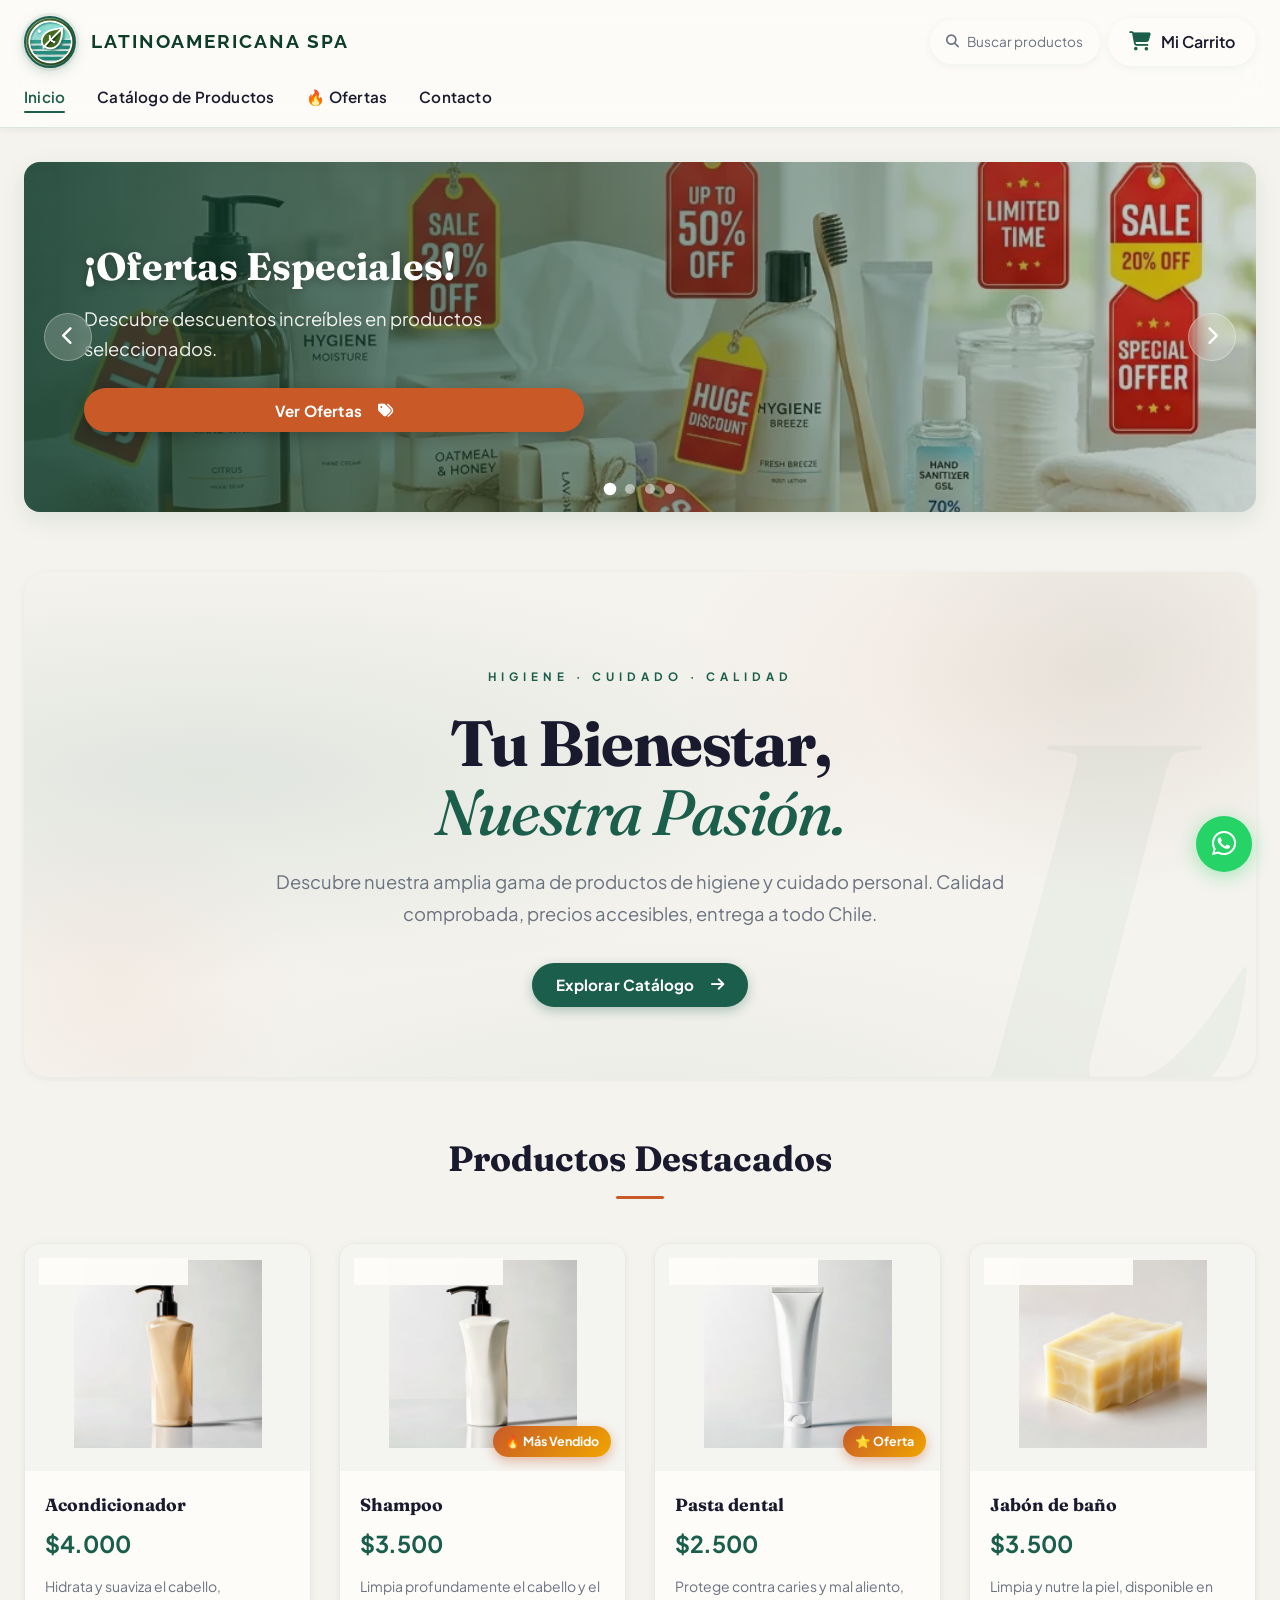
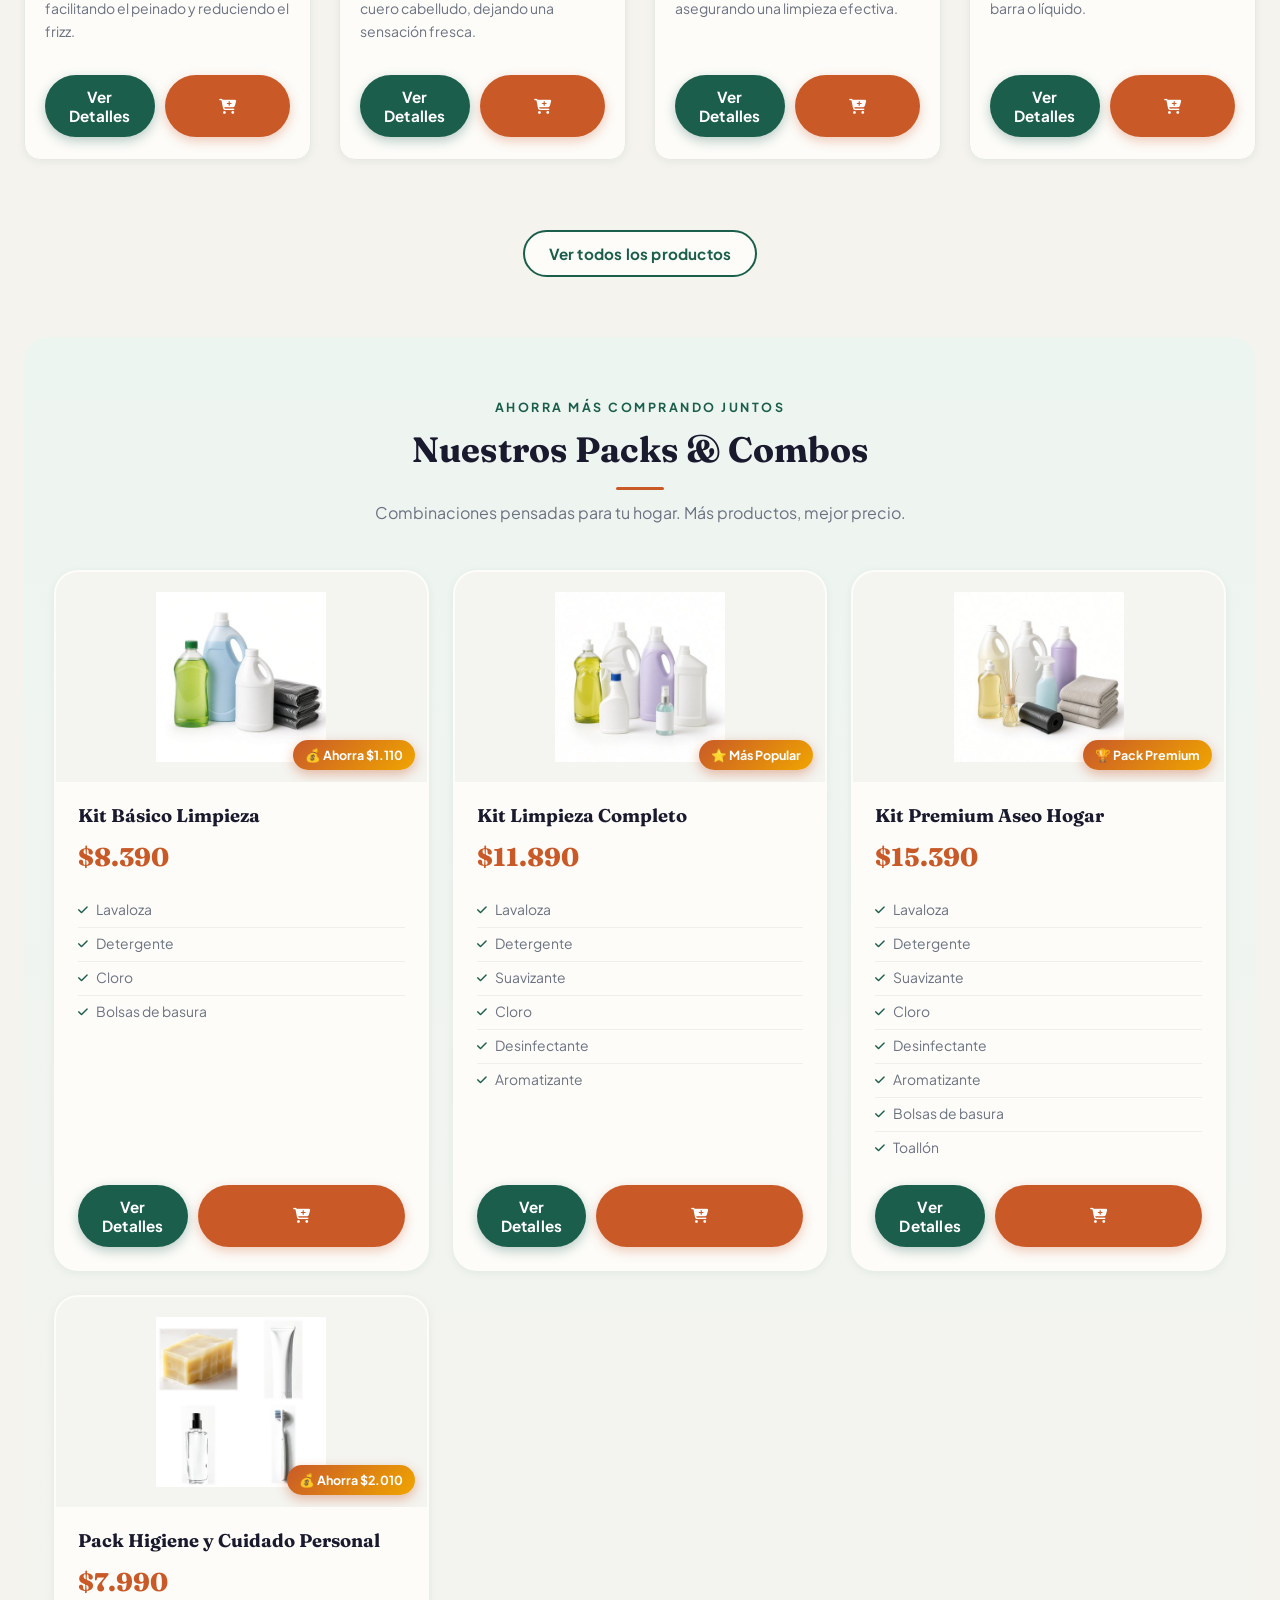
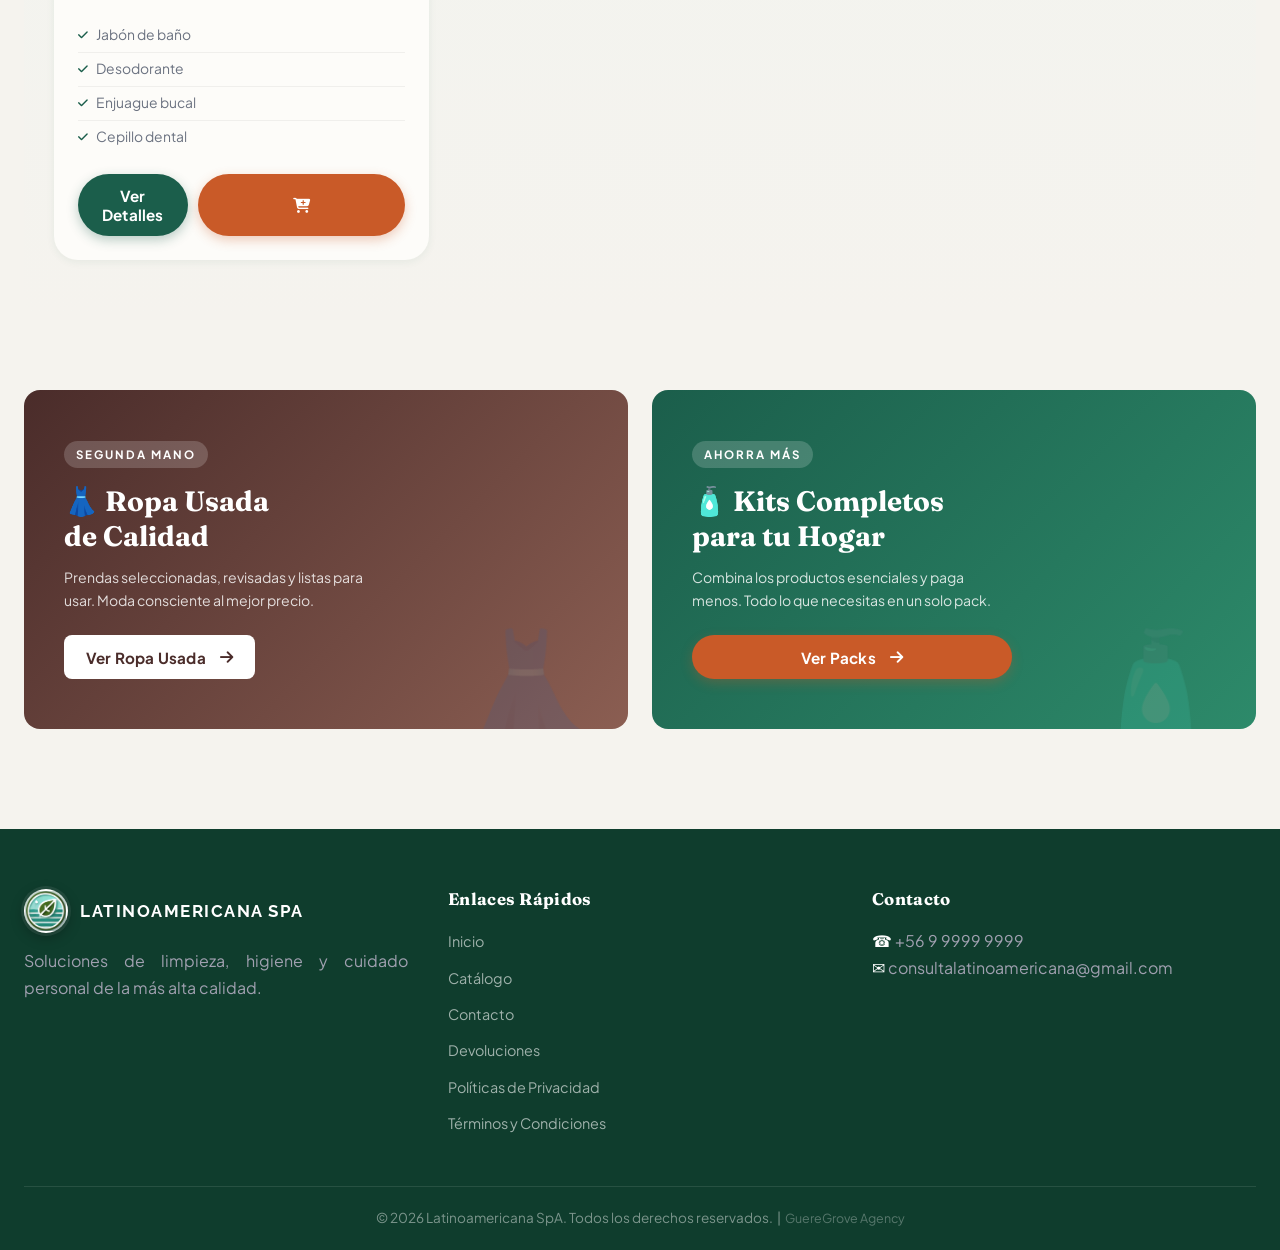
<file: index.html>
<!DOCTYPE html>
<html lang="es">

<head>
    <meta charset="UTF-8">
    <meta name="viewport" content="width=device-width, initial-scale=1.0">
    <title>Latinoamericana SpA | Limpieza, higiene y hogar con despacho a todo Chile</title>
    <meta name="description" content="Tienda chilena de productos de limpieza, higiene y cuidado del hogar. Calidad comprobada, precios accesibles y despacho a todo Chile.">
    <link rel="canonical" href="https://latinoamericanaspa.com/">
    <meta property="og:type" content="website">
    <meta property="og:locale" content="es_CL">
    <meta property="og:site_name" content="Latinoamericana SpA">
    <meta property="og:title" content="Latinoamericana SpA | Limpieza, higiene y hogar con despacho a todo Chile">
    <meta property="og:description" content="Tienda chilena de productos de limpieza, higiene y cuidado del hogar. Calidad comprobada, precios accesibles y despacho a todo Chile.">
    <meta property="og:url" content="https://latinoamericanaspa.com/">
    <meta property="og:image" content="https://latinoamericanaspa.com/imagenes_productos/banner-ofertas.jpg">
    <meta property="og:image:width" content="1024">
    <meta property="og:image:height" content="1024">
    <meta property="og:image:alt" content="Productos de higiene y limpieza de Latinoamericana SpA">
    <meta name="twitter:card" content="summary_large_image">
    <meta name="twitter:title" content="Latinoamericana SpA | Limpieza, higiene y hogar con despacho a todo Chile">
    <meta name="twitter:description" content="Tienda chilena de productos de limpieza, higiene y cuidado del hogar. Calidad comprobada, precios accesibles y despacho a todo Chile.">
    <meta name="twitter:image" content="https://latinoamericanaspa.com/imagenes_productos/banner-ofertas.jpg">
    <script type="application/ld+json">
    {
        "@context": "https://schema.org",
        "@type": ["Store", "Organization"],
        "name": "Latinoamericana SpA",
        "url": "https://latinoamericanaspa.com/",
        "logo": "https://latinoamericanaspa.com/logo.png",
        "image": "https://latinoamericanaspa.com/imagenes_productos/banner-ofertas.jpg",
        "description": "Tienda chilena de productos de limpieza, higiene y cuidado del hogar, con despacho a todo Chile.",
        "email": "consultalatinoamericana@gmail.com",
        "currenciesAccepted": "CLP",
        "paymentAccepted": "Mercado Pago",
        "areaServed": {
            "@type": "Country",
            "name": "Chile"
        },
        "openingHoursSpecification": {
            "@type": "OpeningHoursSpecification",
            "dayOfWeek": ["Wednesday", "Thursday", "Friday", "Saturday", "Sunday"],
            "opens": "08:00",
            "closes": "20:00"
        }
    }
    </script>
    <!-- Google Tag Manager -->
    <script>(function(w,d,s,l,i){w[l]=w[l]||[];w[l].push({'gtm.start':
    new Date().getTime(),event:'gtm.js'});var f=d.getElementsByTagName(s)[0],
    j=d.createElement(s),dl=l!='dataLayer'?'&l='+l:'';j.async=true;j.src=
    'https://www.googletagmanager.com/gtm.js?id='+i+dl;f.parentNode.insertBefore(j,f);
    })(window,document,'script','dataLayer','GTM-W459HGDW');</script>
    <!-- End Google Tag Manager -->
    <!-- Google tag (gtag.js) -->
    <script async src="https://www.googletagmanager.com/gtag/js?id=G-E9WKDWLST8"></script>
    <script>
      window.dataLayer = window.dataLayer || [];
      function gtag(){dataLayer.push(arguments);}
      gtag('js', new Date());
      gtag('config', 'G-E9WKDWLST8');
    </script>
    <!-- Favicon (placeholder) -->
    <link rel="icon" type="image/png" href="logo.png">
    <link rel="preconnect" href="https://fonts.googleapis.com">
    <link rel="preconnect" href="https://fonts.gstatic.com" crossorigin>
    <link rel="stylesheet" href="https://fonts.googleapis.com/css2?family=Fraunces:ital,opsz,wght@0,9..144,700;0,9..144,800;1,9..144,500;1,9..144,800&family=Plus+Jakarta+Sans:wght@400;600;700&family=Raleway:wght@700&display=swap">
    <link rel="stylesheet" href="ecommerce-styles.css">
    <!-- Font Awesome for icons -->
    <link rel="stylesheet" href="https://cdnjs.cloudflare.com/ajax/libs/font-awesome/6.4.0/css/all.min.css">
    <link rel="preload" as="image" href="imagenes_productos/banner-ofertas.webp" type="image/webp" fetchpriority="high">
    <!-- products.js define el catálogo, ropa-usada.js el listado de prendas y app.js los usa. defer mantiene ese orden y no bloquea el render. -->
    <script defer src="products.js"></script>
    <script defer src="ropa-usada.js"></script>
    <script defer src="app.js"></script>
</head>

<body>
    <!-- Google Tag Manager (noscript) -->
    <noscript><iframe src="https://www.googletagmanager.com/ns.html?id=GTM-W459HGDW"
    height="0" width="0" style="display:none;visibility:hidden"></iframe></noscript>
    <!-- End Google Tag Manager (noscript) -->

    <a href="#app-container" class="skip-link">Saltar al contenido principal</a>

    <!-- Header -->
    <header class="header-container">
        <div class="page-inner">
            <div class="top-header">
                <div class="logo-wrapper" style="cursor: pointer; display: flex; align-items: center; gap: 15px;" id="logo-btn">
                    <div class="logo-cropped" title="Logo Latinoamericana SpA"></div>
                    <span class="logo-text">LATINOAMERICANA SpA</span>
                </div>
                
                <div style="display:flex;align-items:center;gap:8px;">
                    <div class="header-search" id="header-search-wrapper">
                        <i class="fa-solid fa-magnifying-glass header-search-icon"></i>
                        <input type="text" id="header-search-input" class="header-search-input" placeholder="Buscar productos..." autocomplete="off">
                    </div>
                    <div class="cart-icon-container" id="cart-btn" role="button" aria-label="Abrir carrito de compras">
                        <i class="fa-solid fa-cart-shopping" style="color: var(--primary); font-size: 1.2rem;" aria-hidden="true"></i>
                        <span class="cart-label" style="font-weight: 600;">Mi Carrito</span>
                        <span class="cart-count" id="cart-count" aria-live="polite" aria-label="artículos en el carrito">0</span>
                    </div>
                    <button class="hamburger-btn" id="hamburger-btn" aria-label="Abrir menú de navegación" aria-expanded="false" aria-controls="main-nav">
                        <span></span><span></span><span></span>
                    </button>
                </div>
            </div>
            <nav class="nav-header" id="main-nav" aria-label="Navegación principal">
                <a class="active" id="nav-inicio" href="#home">Inicio</a>
                <a id="nav-catalogo" href="#catalogo">Catálogo de Productos</a>
                <a id="nav-ofertas" href="#ofertas">🔥 Ofertas</a>
                <!-- <a id="nav-ropa-usada" href="#ropa-usada">👗 Ropa Usada</a> -->
                <a id="nav-contacto" href="#contacto">Contacto</a>
            </nav>
        </div>
    </header>

    <!-- Main Dynamic Content Container -->
    <main class="page-inner" id="app-container" tabindex="-1">
        <!-- Content injected by app.js -->
    </main>

    <!-- Shopping Cart Sidebar (Overlay) -->
    <div class="cart-overlay" id="cart-overlay"></div>
    <div class="cart-sidebar" id="cart-sidebar">
        <div class="cart-header">
            <h3>Tu Carrito</h3>
            <button class="close-cart" id="close-cart-btn" aria-label="Cerrar carrito"><i class="fa-solid fa-xmark" aria-hidden="true"></i></button>
        </div>
        <div class="cart-items" id="cart-items-container">
            <!-- Cart items injected here -->
        </div>
        <div class="cart-footer">
            <div class="cart-total">
                <span>Total:</span>
                <span id="cart-total-price">$0</span>
            </div>
            <button class="btn btn-accent" id="checkout-btn">Finalizar Compra</button>
        </div>
    </div>

    <!-- Footer -->
    <footer class="site-footer" id="contacto">
        <div class="page-inner">
            <div class="footer-content">
                <div class="footer-col">
                    <div class="logo-wrapper" style="display: flex; align-items: center; gap: 12px; margin-bottom: 15px;">
                        <div class="logo-cropped footer-logo-img" style="width: 44px; height: 44px;"></div>
                        <span class="logo-text" style="color: white; font-size: 1.05rem; letter-spacing: 1.5px;">LATINOAMERICANA SpA</span>
                    </div>
                    <p style="color: #a0a0b0; text-align: justify;">Soluciones de limpieza, higiene y cuidado personal de la más alta calidad.</p>
                </div>
                <div class="footer-col">
                    <h3>Enlaces Rápidos</h3>
                    <ul>
                        <li><a href="#home" id="footer-inicio">Inicio</a></li>
                        <li><a href="#catalogo" id="footer-catalogo">Catálogo</a></li>
                        <!-- <li><a href="#ropa-usada" id="footer-ropa-usada">👗 Ropa Usada</a></li> -->
                        <li><a href="#contacto" id="footer-contacto">Contacto</a></li>
                        <li><a href="#devoluciones" id="footer-devoluciones">Devoluciones</a></li>
                        <li><a href="#privacidad" id="footer-privacidad">Políticas de Privacidad</a></li>
                        <li><a href="#terminos" id="footer-terminos">Términos y Condiciones</a></li>
                    </ul>
                </div>
                <div class="footer-col">
                    <h3>Contacto</h3>
                    <p>&#9742; <a href="tel:+5699999999" style="color:#a0a0b0; text-decoration:none;">+56 9 9999 9999</a></p>
                    <p>&#9993; <a href="mailto:consultalatinoamericana@gmail.com" style="color:#a0a0b0; text-decoration:none;">consultalatinoamericana@gmail.com</a></p>
                </div>
            </div>
            <div class="footer-bottom">
                <p>&copy; 2026 Latinoamericana SpA. Todos los derechos reservados. &nbsp;|&nbsp;
                   <a href="https://gueregrove.com" target="_blank" rel="noopener" style="color:rgba(255,255,255,0.3);font-size:0.78rem;text-decoration:none;">GuereGrove Agency</a>
                </p>
            </div>
        </div>
    </footer>

    <!-- WhatsApp Floating Button -->
    <a href="https://wa.me/5699999999" class="whatsapp-float" target="_blank" rel="noopener noreferrer" title="Contáctanos por WhatsApp">
        <i class="fa-brands fa-whatsapp"></i>
    </a>

    <!-- Toast Notifications Container -->
    <div id="toast-container" class="toast-container"></div>

    <!-- Mobile nav toggle -->
    <script>
        (function () {
            var btn = document.getElementById('hamburger-btn');
            var nav = document.getElementById('main-nav');
            if (!btn || !nav) return;
            btn.addEventListener('click', function () {
                var isOpen = nav.classList.toggle('open');
                btn.classList.toggle('open');
                btn.setAttribute('aria-expanded', isOpen);
                btn.setAttribute('aria-label', isOpen ? 'Cerrar menú de navegación' : 'Abrir menú de navegación');
            });
            nav.querySelectorAll('a').forEach(function (link) {
                link.addEventListener('click', function () {
                    nav.classList.remove('open');
                    btn.classList.remove('open');
                    btn.setAttribute('aria-expanded', 'false');
                    btn.setAttribute('aria-label', 'Abrir menú de navegación');
                });
            });
        })();
    </script>
</body>

</html>
</file>
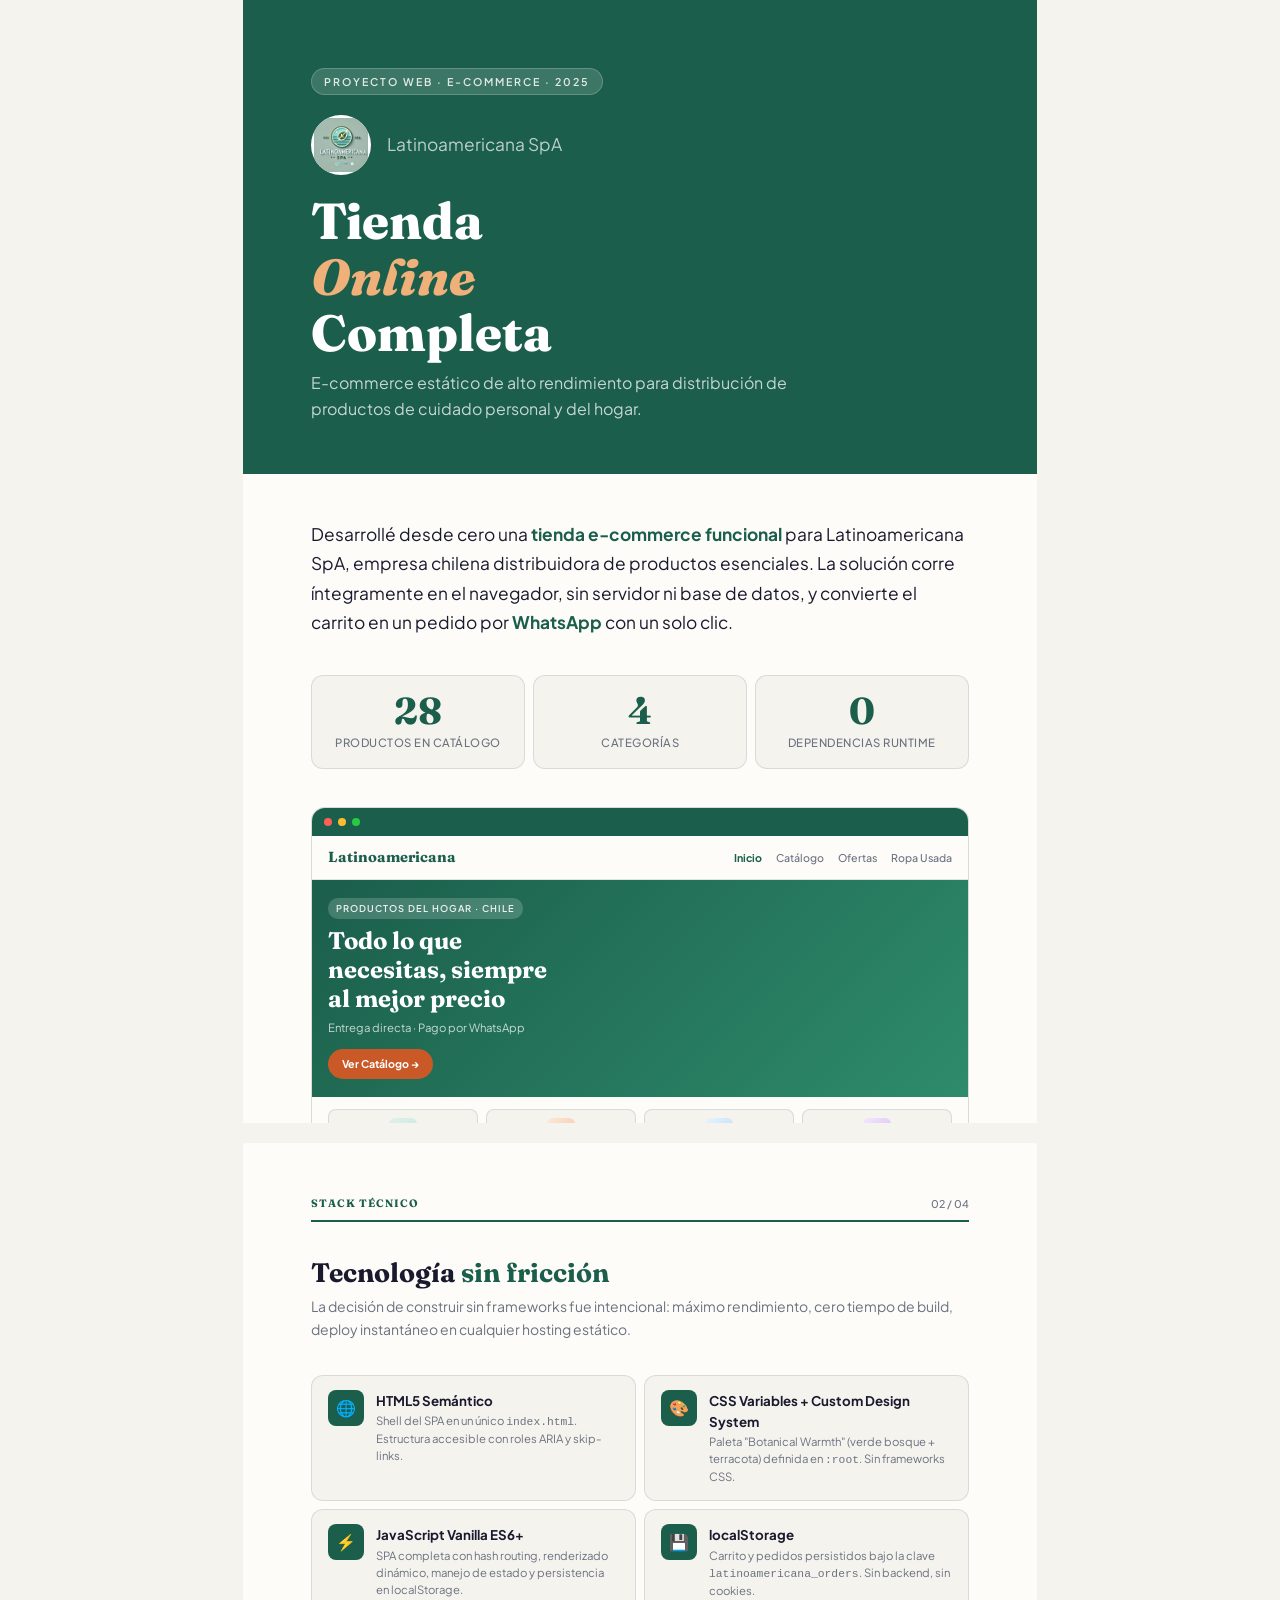
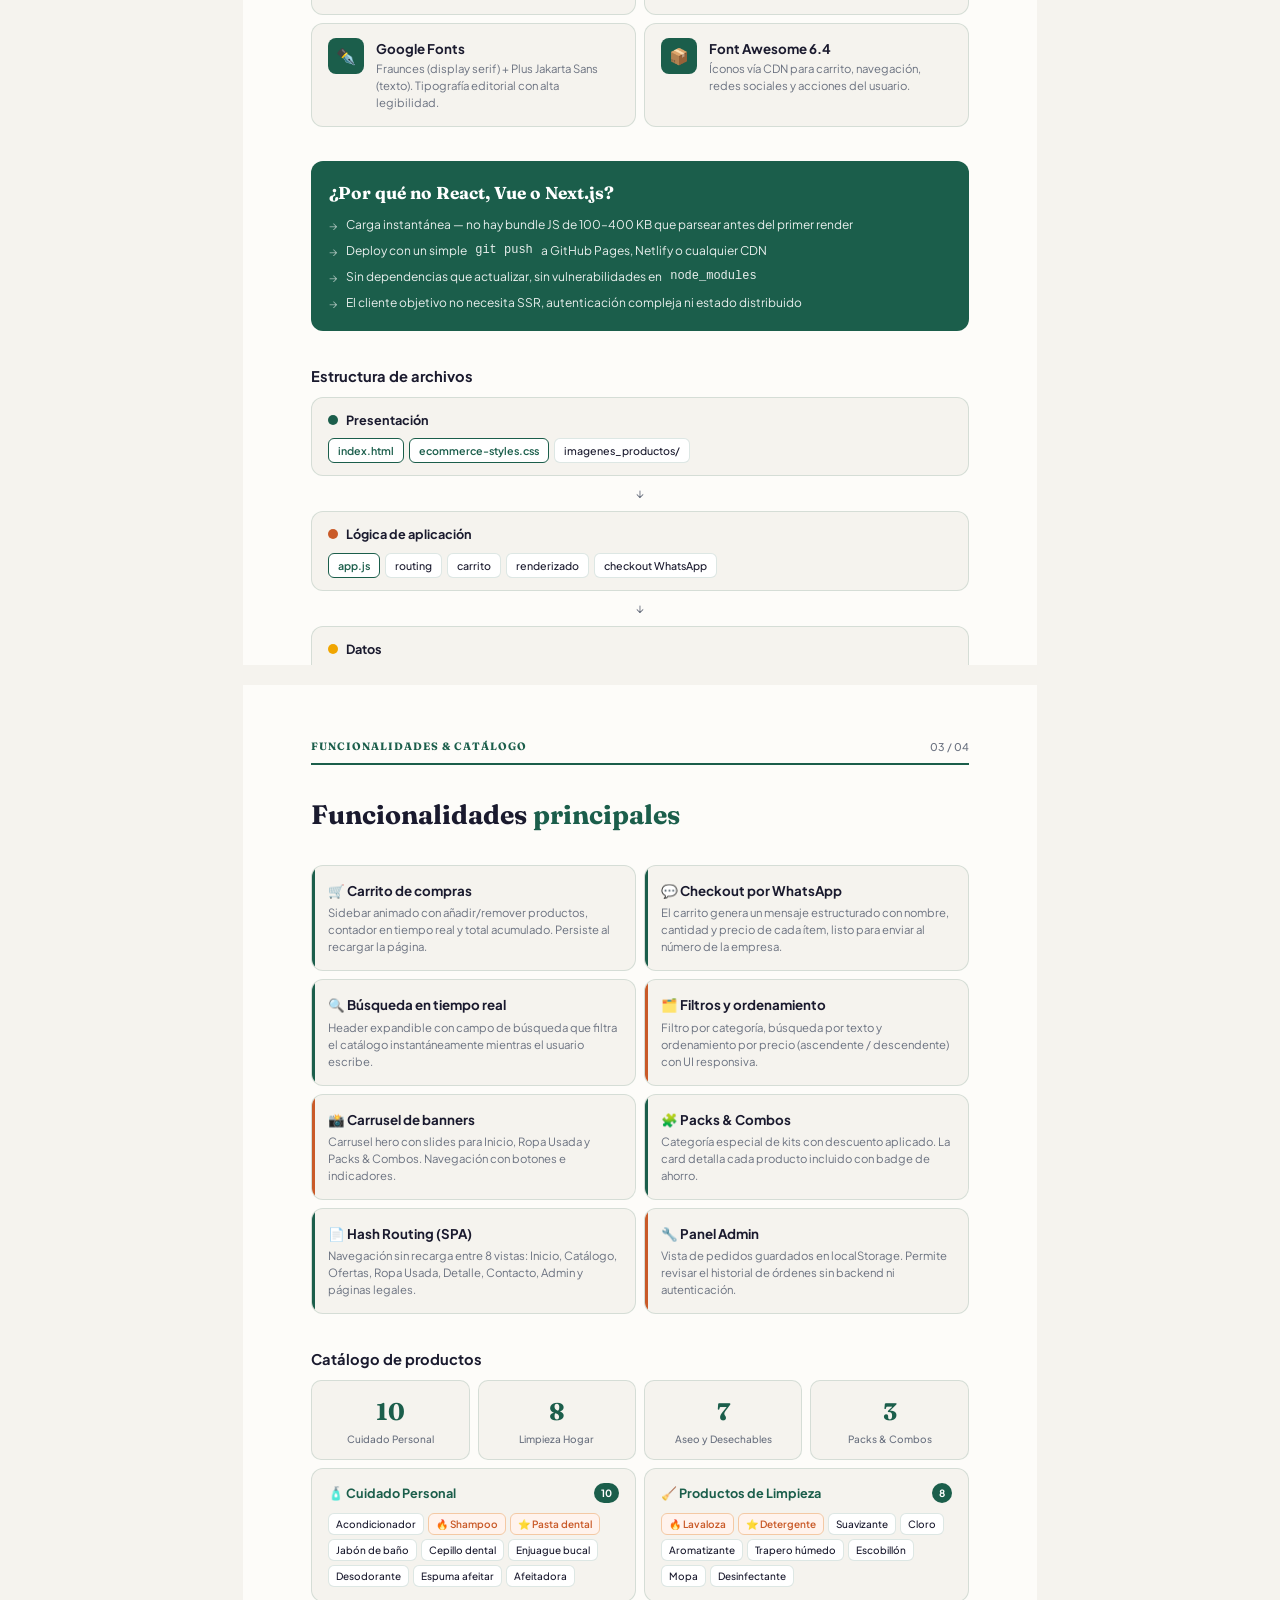
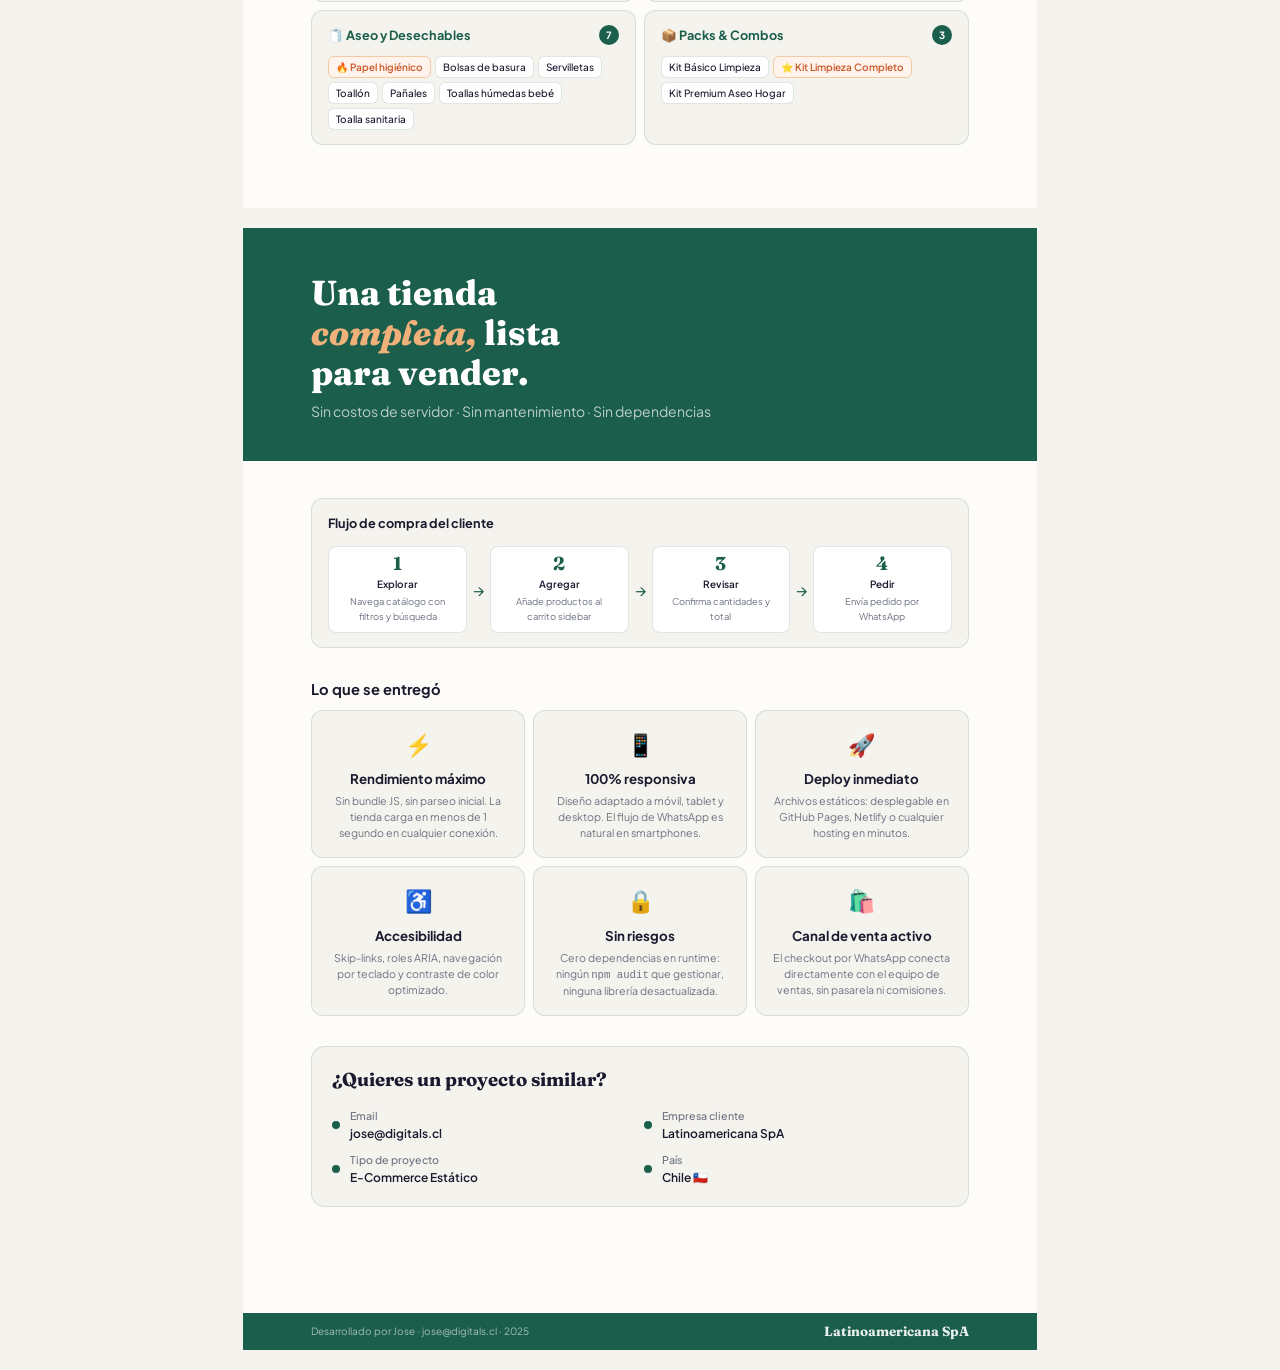
<file: portfolio.html>
<!DOCTYPE html>
<html lang="es">
<head>
<meta charset="UTF-8">
<meta name="viewport" content="width=device-width, initial-scale=1.0">
<title>Portafolio del proyecto web | Latinoamericana SpA</title>
<meta name="description" content="Documento interno del proyecto web de Latinoamericana SpA. No es una página de la tienda.">
<meta name="robots" content="noindex, nofollow">
<link rel="canonical" href="https://latinoamericanaspa.com/portfolio.html">
<link rel="preconnect" href="https://fonts.googleapis.com">
<link rel="preconnect" href="https://fonts.gstatic.com" crossorigin>
<link href="https://fonts.googleapis.com/css2?family=Fraunces:ital,opsz,wght@0,9..144,400;0,9..144,600;0,9..144,700;0,9..144,800;1,9..144,300;1,9..144,500&family=Plus+Jakarta+Sans:wght@300;400;500;600;700&display=swap" rel="stylesheet">
<style>
  :root {
    --primary: #1B5E4B;
    --primary-light: #2E8B6B;
    --accent: #C95A28;
    --bg: #F5F3EE;
    --bg-white: #FDFCF9;
    --text: #1A1A2E;
    --text-gray: #6B7280;
    --border: rgba(27,94,75,0.15);
  }

  * { margin: 0; padding: 0; box-sizing: border-box; }

  body {
    font-family: 'Plus Jakarta Sans', sans-serif;
    background: var(--bg);
    color: var(--text);
    font-size: 11pt;
    line-height: 1.6;
  }

  /* ===== PAGE LAYOUT ===== */
  .page {
    width: 210mm;
    min-height: 297mm;
    margin: 0 auto 20px;
    background: var(--bg-white);
    position: relative;
    overflow: hidden;
  }

  @media print {
    body { background: white; margin: 0; }
    .page {
      width: 210mm;
      min-height: 297mm;
      margin: 0;
      page-break-after: always;
      box-shadow: none;
    }
    .page:last-child { page-break-after: avoid; }
    @page { size: A4; margin: 0; }
  }

  /* ===== COVER PAGE ===== */
  .cover {
    display: flex;
    flex-direction: column;
    height: 297mm;
    background: var(--bg-white);
  }

  .cover-header {
    background: var(--primary);
    padding: 18mm 18mm 14mm;
    flex-shrink: 0;
  }

  .cover-tag {
    display: inline-block;
    background: rgba(255,255,255,0.15);
    color: rgba(255,255,255,0.85);
    font-size: 8pt;
    font-weight: 600;
    letter-spacing: 2px;
    text-transform: uppercase;
    padding: 4px 12px;
    border-radius: 20px;
    border: 1px solid rgba(255,255,255,0.2);
    margin-bottom: 20px;
  }

  .cover-logo-area {
    display: flex;
    align-items: center;
    gap: 16px;
    margin-bottom: 18px;
  }

  .cover-logo-circle {
    width: 60px;
    height: 60px;
    border-radius: 50%;
    background: white;
    display: flex;
    align-items: center;
    justify-content: center;
    overflow: hidden;
    flex-shrink: 0;
  }

  .cover-logo-circle img {
    width: 54px;
    height: 54px;
    object-fit: contain;
  }

  .cover-company {
    color: rgba(255,255,255,0.7);
    font-size: 13pt;
    font-weight: 400;
    font-family: 'Plus Jakarta Sans', sans-serif;
  }

  .cover-title {
    font-family: 'Fraunces', serif;
    font-size: 38pt;
    font-weight: 800;
    color: white;
    line-height: 1.1;
    margin-bottom: 10px;
  }

  .cover-title em {
    font-style: italic;
    color: #F0B07A;
  }

  .cover-subtitle {
    color: rgba(255,255,255,0.75);
    font-size: 12pt;
    font-weight: 400;
    max-width: 130mm;
  }

  .cover-body {
    flex: 1;
    padding: 12mm 18mm;
    display: flex;
    flex-direction: column;
    gap: 10mm;
  }

  .cover-intro {
    font-size: 13pt;
    color: var(--text);
    line-height: 1.7;
    font-weight: 400;
  }

  .cover-intro strong {
    color: var(--primary);
    font-weight: 700;
  }

  .kpi-grid {
    display: grid;
    grid-template-columns: repeat(3, 1fr);
    gap: 8px;
  }

  .kpi-card {
    background: var(--bg);
    border: 1px solid var(--border);
    border-radius: 12px;
    padding: 16px;
    text-align: center;
  }

  .kpi-number {
    font-family: 'Fraunces', serif;
    font-size: 28pt;
    font-weight: 700;
    color: var(--primary);
    display: block;
    line-height: 1;
  }

  .kpi-label {
    font-size: 8.5pt;
    color: var(--text-gray);
    font-weight: 500;
    margin-top: 4px;
    text-transform: uppercase;
    letter-spacing: 0.5px;
  }

  .cover-screen-preview {
    flex: 1;
    background: var(--bg);
    border: 1px solid var(--border);
    border-radius: 14px;
    overflow: hidden;
    display: flex;
    flex-direction: column;
  }

  .screen-bar {
    background: var(--primary);
    height: 28px;
    display: flex;
    align-items: center;
    padding: 0 12px;
    gap: 6px;
    flex-shrink: 0;
  }

  .screen-dot {
    width: 8px;
    height: 8px;
    border-radius: 50%;
  }

  .screen-nav-preview {
    background: var(--bg-white);
    border-bottom: 1px solid var(--border);
    padding: 10px 16px;
    display: flex;
    align-items: center;
    justify-content: space-between;
    flex-shrink: 0;
  }

  .screen-brand {
    font-family: 'Fraunces', serif;
    font-size: 11pt;
    color: var(--primary);
    font-weight: 700;
  }

  .screen-nav-links {
    display: flex;
    gap: 14px;
  }

  .screen-link {
    font-size: 8pt;
    color: var(--text-gray);
    font-weight: 500;
  }

  .screen-link.active {
    color: var(--primary);
    font-weight: 700;
  }

  .screen-hero {
    background: linear-gradient(135deg, var(--primary) 0%, var(--primary-light) 100%);
    padding: 18px 16px;
    flex: 1;
    display: flex;
    flex-direction: column;
    align-items: flex-start;
    justify-content: center;
  }

  .screen-hero-badge {
    background: rgba(255,255,255,0.18);
    color: rgba(255,255,255,0.9);
    font-size: 7pt;
    padding: 3px 8px;
    border-radius: 10px;
    margin-bottom: 8px;
    font-weight: 600;
    letter-spacing: 1px;
  }

  .screen-hero-title {
    font-family: 'Fraunces', serif;
    font-size: 18pt;
    color: white;
    font-weight: 700;
    line-height: 1.2;
    margin-bottom: 6px;
  }

  .screen-hero-sub {
    font-size: 8.5pt;
    color: rgba(255,255,255,0.75);
    margin-bottom: 12px;
  }

  .screen-btn {
    background: var(--accent);
    color: white;
    font-size: 8pt;
    font-weight: 700;
    padding: 6px 14px;
    border-radius: 20px;
  }

  .screen-products {
    padding: 12px 16px;
    display: flex;
    gap: 8px;
    background: var(--bg-white);
  }

  .mini-card {
    flex: 1;
    background: var(--bg);
    border-radius: 8px;
    border: 1px solid var(--border);
    padding: 8px;
    text-align: center;
  }

  .mini-card-img {
    width: 28px;
    height: 28px;
    border-radius: 6px;
    background: linear-gradient(135deg, #e0f0eb, #c8e6de);
    margin: 0 auto 4px;
  }

  .mini-card-name {
    font-size: 7pt;
    font-weight: 600;
    color: var(--text);
  }

  .mini-card-price {
    font-size: 7pt;
    color: var(--accent);
    font-weight: 700;
  }

  .cover-footer {
    background: var(--primary);
    padding: 10px 18mm;
    display: flex;
    align-items: center;
    justify-content: space-between;
    flex-shrink: 0;
  }

  .cover-footer-left {
    color: rgba(255,255,255,0.7);
    font-size: 8pt;
  }

  .cover-footer-right {
    color: rgba(255,255,255,0.5);
    font-size: 8pt;
  }

  /* ===== CONTENT PAGES ===== */
  .content-page {
    height: 297mm;
    padding: 14mm 18mm;
    display: flex;
    flex-direction: column;
    gap: 9mm;
  }

  .page-header {
    display: flex;
    align-items: center;
    justify-content: space-between;
    padding-bottom: 8px;
    border-bottom: 2px solid var(--primary);
    flex-shrink: 0;
  }

  .page-header-title {
    font-family: 'Fraunces', serif;
    font-size: 8pt;
    font-weight: 700;
    color: var(--primary);
    letter-spacing: 1px;
    text-transform: uppercase;
  }

  .page-number {
    font-size: 8pt;
    color: var(--text-gray);
    font-weight: 500;
  }

  .section-title {
    font-family: 'Fraunces', serif;
    font-size: 20pt;
    font-weight: 700;
    color: var(--text);
    line-height: 1.2;
  }

  .section-title span {
    color: var(--primary);
  }

  .section-intro {
    font-size: 10.5pt;
    color: var(--text-gray);
    line-height: 1.65;
  }

  /* ===== STACK PAGE ===== */
  .stack-grid {
    display: grid;
    grid-template-columns: 1fr 1fr;
    gap: 8px;
  }

  .stack-card {
    background: var(--bg);
    border: 1px solid var(--border);
    border-radius: 12px;
    padding: 14px 16px;
    display: flex;
    gap: 12px;
    align-items: flex-start;
  }

  .stack-icon {
    width: 36px;
    height: 36px;
    border-radius: 8px;
    background: var(--primary);
    display: flex;
    align-items: center;
    justify-content: center;
    font-size: 16px;
    flex-shrink: 0;
  }

  .stack-card-body {}

  .stack-card-title {
    font-weight: 700;
    font-size: 10pt;
    color: var(--text);
    margin-bottom: 2px;
  }

  .stack-card-desc {
    font-size: 8.5pt;
    color: var(--text-gray);
    line-height: 1.5;
  }

  .stack-highlight {
    background: var(--primary);
    border-radius: 12px;
    padding: 18px;
    color: white;
  }

  .stack-highlight-title {
    font-family: 'Fraunces', serif;
    font-size: 13pt;
    font-weight: 700;
    margin-bottom: 8px;
  }

  .stack-highlight-list {
    list-style: none;
    display: flex;
    flex-direction: column;
    gap: 6px;
  }

  .stack-highlight-list li {
    font-size: 9pt;
    opacity: 0.9;
    display: flex;
    align-items: flex-start;
    gap: 8px;
  }

  .stack-highlight-list li::before {
    content: "→";
    opacity: 0.6;
    flex-shrink: 0;
    margin-top: 1px;
  }

  /* ===== FEATURES PAGE ===== */
  .features-grid {
    display: grid;
    grid-template-columns: 1fr 1fr;
    gap: 8px;
  }

  .feature-card {
    background: var(--bg);
    border: 1px solid var(--border);
    border-radius: 12px;
    padding: 14px 16px;
    position: relative;
    overflow: hidden;
  }

  .feature-card::before {
    content: '';
    position: absolute;
    top: 0;
    left: 0;
    width: 3px;
    height: 100%;
    background: var(--primary);
  }

  .feature-card.accent::before {
    background: var(--accent);
  }

  .feature-title {
    font-weight: 700;
    font-size: 10pt;
    color: var(--text);
    margin-bottom: 4px;
  }

  .feature-desc {
    font-size: 8.5pt;
    color: var(--text-gray);
    line-height: 1.5;
  }

  /* ===== CATALOG PAGE ===== */
  .catalog-categories {
    display: grid;
    grid-template-columns: 1fr 1fr;
    gap: 8px;
  }

  .cat-card {
    background: var(--bg);
    border: 1px solid var(--border);
    border-radius: 12px;
    padding: 14px 16px;
  }

  .cat-header {
    display: flex;
    align-items: center;
    justify-content: space-between;
    margin-bottom: 10px;
  }

  .cat-name {
    font-weight: 700;
    font-size: 9.5pt;
    color: var(--primary);
  }

  .cat-count {
    background: var(--primary);
    color: white;
    font-size: 7.5pt;
    font-weight: 700;
    padding: 2px 7px;
    border-radius: 10px;
  }

  .cat-products {
    display: flex;
    flex-wrap: wrap;
    gap: 4px;
  }

  .cat-tag {
    background: white;
    border: 1px solid var(--border);
    border-radius: 6px;
    font-size: 7.5pt;
    color: var(--text);
    padding: 2px 7px;
    font-weight: 500;
  }

  .cat-tag.badge {
    background: #FFF3ED;
    border-color: #F4C9A4;
    color: var(--accent);
    font-weight: 600;
  }

  .catalog-stats {
    display: grid;
    grid-template-columns: repeat(4, 1fr);
    gap: 8px;
  }

  .stat-mini {
    background: var(--bg);
    border: 1px solid var(--border);
    border-radius: 10px;
    padding: 12px;
    text-align: center;
  }

  .stat-mini-num {
    font-family: 'Fraunces', serif;
    font-size: 18pt;
    font-weight: 700;
    color: var(--primary);
    display: block;
  }

  .stat-mini-label {
    font-size: 7.5pt;
    color: var(--text-gray);
    font-weight: 500;
  }

  /* ===== ARCHITECTURE PAGE ===== */
  .arch-container {
    display: flex;
    flex-direction: column;
    gap: 8px;
  }

  .arch-layer {
    background: var(--bg);
    border: 1px solid var(--border);
    border-radius: 12px;
    padding: 12px 16px;
  }

  .arch-layer-header {
    display: flex;
    align-items: center;
    gap: 8px;
    margin-bottom: 8px;
  }

  .arch-layer-dot {
    width: 10px;
    height: 10px;
    border-radius: 50%;
    flex-shrink: 0;
  }

  .arch-layer-name {
    font-weight: 700;
    font-size: 9.5pt;
    color: var(--text);
  }

  .arch-layer-items {
    display: flex;
    flex-wrap: wrap;
    gap: 5px;
  }

  .arch-item {
    background: white;
    border: 1px solid var(--border);
    border-radius: 6px;
    font-size: 8pt;
    padding: 3px 9px;
    color: var(--text);
    font-weight: 500;
    font-family: 'Plus Jakarta Sans', monospace;
  }

  .arch-item.highlight {
    border-color: var(--primary);
    color: var(--primary);
    font-weight: 600;
  }

  .arch-arrow {
    text-align: center;
    font-size: 9pt;
    color: var(--text-gray);
    flex-shrink: 0;
  }

  /* ===== FLOW DIAGRAM ===== */
  .flow-diagram {
    background: var(--bg);
    border: 1px solid var(--border);
    border-radius: 12px;
    padding: 14px 16px;
  }

  .flow-title {
    font-weight: 700;
    font-size: 9.5pt;
    color: var(--text);
    margin-bottom: 12px;
  }

  .flow-steps {
    display: flex;
    align-items: center;
    gap: 6px;
  }

  .flow-step {
    flex: 1;
    background: white;
    border: 1px solid var(--border);
    border-radius: 8px;
    padding: 8px 10px;
    text-align: center;
  }

  .flow-step-num {
    font-family: 'Fraunces', serif;
    font-size: 14pt;
    font-weight: 700;
    color: var(--primary);
    display: block;
    line-height: 1;
  }

  .flow-step-name {
    font-size: 7.5pt;
    font-weight: 600;
    color: var(--text);
    margin-top: 3px;
  }

  .flow-step-desc {
    font-size: 7pt;
    color: var(--text-gray);
    margin-top: 2px;
  }

  .flow-arrow {
    color: var(--primary);
    font-size: 12pt;
    flex-shrink: 0;
  }

  /* ===== LAST PAGE ===== */
  .last-page {
    height: 297mm;
    display: flex;
    flex-direction: column;
  }

  .last-top {
    background: var(--primary);
    padding: 12mm 18mm 10mm;
    flex-shrink: 0;
  }

  .last-top-title {
    font-family: 'Fraunces', serif;
    font-size: 26pt;
    font-weight: 800;
    color: white;
    line-height: 1.15;
    margin-bottom: 8px;
  }

  .last-top-title em {
    color: #F0B07A;
    font-style: italic;
  }

  .last-top-sub {
    color: rgba(255,255,255,0.7);
    font-size: 10.5pt;
  }

  .last-body {
    flex: 1;
    padding: 10mm 18mm;
    display: flex;
    flex-direction: column;
    gap: 8mm;
  }

  .results-grid {
    display: grid;
    grid-template-columns: 1fr 1fr 1fr;
    gap: 8px;
  }

  .result-card {
    background: var(--bg);
    border: 1px solid var(--border);
    border-radius: 12px;
    padding: 16px;
    text-align: center;
  }

  .result-icon {
    font-size: 22px;
    display: block;
    margin-bottom: 6px;
  }

  .result-title {
    font-weight: 700;
    font-size: 10pt;
    color: var(--text);
    margin-bottom: 4px;
  }

  .result-desc {
    font-size: 8pt;
    color: var(--text-gray);
    line-height: 1.5;
  }

  .contact-section {
    background: var(--bg);
    border: 1px solid var(--border);
    border-radius: 14px;
    padding: 18px 20px;
  }

  .contact-title {
    font-family: 'Fraunces', serif;
    font-size: 14pt;
    font-weight: 700;
    color: var(--text);
    margin-bottom: 12px;
  }

  .contact-grid {
    display: grid;
    grid-template-columns: 1fr 1fr;
    gap: 8px;
  }

  .contact-item {
    display: flex;
    align-items: center;
    gap: 10px;
  }

  .contact-dot {
    width: 8px;
    height: 8px;
    border-radius: 50%;
    background: var(--primary);
    flex-shrink: 0;
  }

  .contact-label {
    font-size: 8pt;
    color: var(--text-gray);
    font-weight: 500;
  }

  .contact-value {
    font-size: 9pt;
    color: var(--text);
    font-weight: 600;
  }

  .last-footer {
    background: var(--primary);
    padding: 8px 18mm;
    display: flex;
    align-items: center;
    justify-content: space-between;
    flex-shrink: 0;
    margin-top: auto;
  }

  .last-footer-text {
    color: rgba(255,255,255,0.6);
    font-size: 7.5pt;
  }

  .last-footer-brand {
    color: rgba(255,255,255,0.9);
    font-family: 'Fraunces', serif;
    font-size: 10pt;
    font-weight: 700;
  }

  /* ===== UTILITIES ===== */
  .divider {
    height: 1px;
    background: var(--border);
  }

  .badge-accent {
    display: inline-block;
    background: #FFF3ED;
    color: var(--accent);
    font-size: 7.5pt;
    font-weight: 700;
    padding: 3px 9px;
    border-radius: 10px;
    border: 1px solid #F4C9A4;
    margin-right: 4px;
  }

  .badge-primary {
    display: inline-block;
    background: #EBF5F1;
    color: var(--primary);
    font-size: 7.5pt;
    font-weight: 700;
    padding: 3px 9px;
    border-radius: 10px;
    border: 1px solid #B6D9CE;
    margin-right: 4px;
  }
</style>
</head>
<body>

<!-- ============================= PAGE 1: PORTADA ============================= -->
<div class="page">
  <div class="cover">

    <div class="cover-header">
      <div class="cover-tag">Proyecto Web · E-Commerce · 2025</div>

      <div class="cover-logo-area">
        <div class="cover-logo-circle">
          <img src="logo-latinoamericana.webp" alt="Logo Latinoamericana SpA" width="1024" height="1024">
        </div>
        <div class="cover-company">Latinoamericana SpA</div>
      </div>

      <div class="cover-title">
        Tienda<br><em>Online</em><br>Completa
      </div>
      <div class="cover-subtitle">
        E-commerce estático de alto rendimiento para distribución de productos de cuidado personal y del hogar.
      </div>
    </div>

    <div class="cover-body">
      <p class="cover-intro">
        Desarrollé desde cero una <strong>tienda e-commerce funcional</strong> para Latinoamericana SpA, empresa chilena distribuidora de productos esenciales. La solución corre íntegramente en el navegador, sin servidor ni base de datos, y convierte el carrito en un pedido por <strong>WhatsApp</strong> con un solo clic.
      </p>

      <div class="kpi-grid">
        <div class="kpi-card">
          <span class="kpi-number">28</span>
          <div class="kpi-label">Productos en catálogo</div>
        </div>
        <div class="kpi-card">
          <span class="kpi-number">4</span>
          <div class="kpi-label">Categorías</div>
        </div>
        <div class="kpi-card">
          <span class="kpi-number">0</span>
          <div class="kpi-label">Dependencias runtime</div>
        </div>
      </div>

      <!-- Mockup navegador -->
      <div class="cover-screen-preview">
        <div class="screen-bar">
          <div class="screen-dot" style="background:#FF5F57"></div>
          <div class="screen-dot" style="background:#FFBD2E"></div>
          <div class="screen-dot" style="background:#28CA41"></div>
        </div>
        <div class="screen-nav-preview">
          <div class="screen-brand">Latinoamericana</div>
          <div class="screen-nav-links">
            <span class="screen-link active">Inicio</span>
            <span class="screen-link">Catálogo</span>
            <span class="screen-link">Ofertas</span>
            <span class="screen-link">Ropa Usada</span>
          </div>
        </div>
        <div class="screen-hero">
          <div class="screen-hero-badge">PRODUCTOS DEL HOGAR · CHILE</div>
          <div class="screen-hero-title">Todo lo que<br>necesitas, siempre<br>al mejor precio</div>
          <div class="screen-hero-sub">Entrega directa · Pago por WhatsApp</div>
          <div class="screen-btn">Ver Catálogo →</div>
        </div>
        <div class="screen-products">
          <div class="mini-card">
            <div class="mini-card-img"></div>
            <div class="mini-card-name">Shampoo</div>
            <div class="mini-card-price">$3.500</div>
          </div>
          <div class="mini-card">
            <div class="mini-card-img" style="background:linear-gradient(135deg,#fde8d8,#f5c4a0)"></div>
            <div class="mini-card-name">Detergente</div>
            <div class="mini-card-price">$2.000</div>
          </div>
          <div class="mini-card">
            <div class="mini-card-img" style="background:linear-gradient(135deg,#e8f4fd,#b8d9f5)"></div>
            <div class="mini-card-name">P. Higiénico</div>
            <div class="mini-card-price">$4.000</div>
          </div>
          <div class="mini-card">
            <div class="mini-card-img" style="background:linear-gradient(135deg,#f3e8fd,#d8b8f5)"></div>
            <div class="mini-card-name">Kit Limpieza</div>
            <div class="mini-card-price">$8.390</div>
          </div>
        </div>
      </div>
    </div>

    <div class="cover-footer">
      <span class="cover-footer-left">Desarrollado por Jose · jose@digitals.cl</span>
      <span class="cover-footer-right">Junio 2025</span>
    </div>

  </div>
</div>


<!-- ============================= PAGE 2: STACK & ARQUITECTURA ============================= -->
<div class="page">
  <div class="content-page">

    <div class="page-header">
      <span class="page-header-title">Stack Técnico</span>
      <span class="page-number">02 / 04</span>
    </div>

    <div>
      <div class="section-title">Tecnología <span>sin fricción</span></div>
      <p class="section-intro" style="margin-top:6px;">
        La decisión de construir sin frameworks fue intencional: máximo rendimiento, cero tiempo de build, deploy instantáneo en cualquier hosting estático.
      </p>
    </div>

    <div class="stack-grid">
      <div class="stack-card">
        <div class="stack-icon">🌐</div>
        <div class="stack-card-body">
          <div class="stack-card-title">HTML5 Semántico</div>
          <div class="stack-card-desc">Shell del SPA en un único <code>index.html</code>. Estructura accesible con roles ARIA y skip-links.</div>
        </div>
      </div>
      <div class="stack-card">
        <div class="stack-icon">🎨</div>
        <div class="stack-card-body">
          <div class="stack-card-title">CSS Variables + Custom Design System</div>
          <div class="stack-card-desc">Paleta "Botanical Warmth" (verde bosque + terracota) definida en <code>:root</code>. Sin frameworks CSS.</div>
        </div>
      </div>
      <div class="stack-card">
        <div class="stack-icon">⚡</div>
        <div class="stack-card-body">
          <div class="stack-card-title">JavaScript Vanilla ES6+</div>
          <div class="stack-card-desc">SPA completa con hash routing, renderizado dinámico, manejo de estado y persistencia en localStorage.</div>
        </div>
      </div>
      <div class="stack-card">
        <div class="stack-icon">💾</div>
        <div class="stack-card-body">
          <div class="stack-card-title">localStorage</div>
          <div class="stack-card-desc">Carrito y pedidos persistidos bajo la clave <code>latinoamericana_orders</code>. Sin backend, sin cookies.</div>
        </div>
      </div>
      <div class="stack-card">
        <div class="stack-icon">✒️</div>
        <div class="stack-card-body">
          <div class="stack-card-title">Google Fonts</div>
          <div class="stack-card-desc">Fraunces (display serif) + Plus Jakarta Sans (texto). Tipografía editorial con alta legibilidad.</div>
        </div>
      </div>
      <div class="stack-card">
        <div class="stack-icon">📦</div>
        <div class="stack-card-body">
          <div class="stack-card-title">Font Awesome 6.4</div>
          <div class="stack-card-desc">Íconos vía CDN para carrito, navegación, redes sociales y acciones del usuario.</div>
        </div>
      </div>
    </div>

    <div class="stack-highlight">
      <div class="stack-highlight-title">¿Por qué no React, Vue o Next.js?</div>
      <ul class="stack-highlight-list">
        <li>Carga instantánea — no hay bundle JS de 100–400 KB que parsear antes del primer render</li>
        <li>Deploy con un simple <code>git push</code> a GitHub Pages, Netlify o cualquier CDN</li>
        <li>Sin dependencias que actualizar, sin vulnerabilidades en <code>node_modules</code></li>
        <li>El cliente objetivo no necesita SSR, autenticación compleja ni estado distribuido</li>
      </ul>
    </div>

    <!-- Arquitectura de archivos -->
    <div>
      <div style="font-weight:700;font-size:11pt;color:var(--text);margin-bottom:8px;">Estructura de archivos</div>
      <div class="arch-container">
        <div class="arch-layer">
          <div class="arch-layer-header">
            <div class="arch-layer-dot" style="background:#1B5E4B"></div>
            <div class="arch-layer-name">Presentación</div>
          </div>
          <div class="arch-layer-items">
            <span class="arch-item highlight">index.html</span>
            <span class="arch-item highlight">ecommerce-styles.css</span>
            <span class="arch-item">imagenes_productos/</span>
          </div>
        </div>
        <div class="arch-arrow">↓</div>
        <div class="arch-layer">
          <div class="arch-layer-header">
            <div class="arch-layer-dot" style="background:#C95A28"></div>
            <div class="arch-layer-name">Lógica de aplicación</div>
          </div>
          <div class="arch-layer-items">
            <span class="arch-item highlight">app.js</span>
            <span class="arch-item">routing</span>
            <span class="arch-item">carrito</span>
            <span class="arch-item">renderizado</span>
            <span class="arch-item">checkout WhatsApp</span>
          </div>
        </div>
        <div class="arch-arrow">↓</div>
        <div class="arch-layer">
          <div class="arch-layer-header">
            <div class="arch-layer-dot" style="background:#F0A500"></div>
            <div class="arch-layer-name">Datos</div>
          </div>
          <div class="arch-layer-items">
            <span class="arch-item highlight">products.js</span>
            <span class="arch-item">localStorage</span>
            <span class="arch-item">28 productos definidos</span>
          </div>
        </div>
      </div>
    </div>

  </div>
</div>


<!-- ============================= PAGE 3: FUNCIONALIDADES & CATÁLOGO ============================= -->
<div class="page">
  <div class="content-page">

    <div class="page-header">
      <span class="page-header-title">Funcionalidades & Catálogo</span>
      <span class="page-number">03 / 04</span>
    </div>

    <div>
      <div class="section-title">Funcionalidades <span>principales</span></div>
    </div>

    <div class="features-grid">
      <div class="feature-card">
        <div class="feature-title">🛒 Carrito de compras</div>
        <div class="feature-desc">Sidebar animado con añadir/remover productos, contador en tiempo real y total acumulado. Persiste al recargar la página.</div>
      </div>
      <div class="feature-card">
        <div class="feature-title">💬 Checkout por WhatsApp</div>
        <div class="feature-desc">El carrito genera un mensaje estructurado con nombre, cantidad y precio de cada ítem, listo para enviar al número de la empresa.</div>
      </div>
      <div class="feature-card">
        <div class="feature-title">🔍 Búsqueda en tiempo real</div>
        <div class="feature-desc">Header expandible con campo de búsqueda que filtra el catálogo instantáneamente mientras el usuario escribe.</div>
      </div>
      <div class="feature-card accent">
        <div class="feature-title">🗂️ Filtros y ordenamiento</div>
        <div class="feature-desc">Filtro por categoría, búsqueda por texto y ordenamiento por precio (ascendente / descendente) con UI responsiva.</div>
      </div>
      <div class="feature-card accent">
        <div class="feature-title">📸 Carrusel de banners</div>
        <div class="feature-desc">Carrusel hero con slides para Inicio, Ropa Usada y Packs & Combos. Navegación con botones e indicadores.</div>
      </div>
      <div class="feature-card">
        <div class="feature-title">🧩 Packs & Combos</div>
        <div class="feature-desc">Categoría especial de kits con descuento aplicado. La card detalla cada producto incluido con badge de ahorro.</div>
      </div>
      <div class="feature-card">
        <div class="feature-title">📄 Hash Routing (SPA)</div>
        <div class="feature-desc">Navegación sin recarga entre 8 vistas: Inicio, Catálogo, Ofertas, Ropa Usada, Detalle, Contacto, Admin y páginas legales.</div>
      </div>
      <div class="feature-card accent">
        <div class="feature-title">🔧 Panel Admin</div>
        <div class="feature-desc">Vista de pedidos guardados en localStorage. Permite revisar el historial de órdenes sin backend ni autenticación.</div>
      </div>
    </div>

    <!-- Catálogo -->
    <div>
      <div style="font-weight:700;font-size:11pt;color:var(--text);margin-bottom:8px;">Catálogo de productos</div>
      <div class="catalog-stats" style="margin-bottom:8px;">
        <div class="stat-mini"><span class="stat-mini-num">10</span><div class="stat-mini-label">Cuidado Personal</div></div>
        <div class="stat-mini"><span class="stat-mini-num">8</span><div class="stat-mini-label">Limpieza Hogar</div></div>
        <div class="stat-mini"><span class="stat-mini-num">7</span><div class="stat-mini-label">Aseo y Desechables</div></div>
        <div class="stat-mini"><span class="stat-mini-num">3</span><div class="stat-mini-label">Packs & Combos</div></div>
      </div>
      <div class="catalog-categories">
        <div class="cat-card">
          <div class="cat-header">
            <span class="cat-name">🧴 Cuidado Personal</span>
            <span class="cat-count">10</span>
          </div>
          <div class="cat-products">
            <span class="cat-tag">Acondicionador</span>
            <span class="cat-tag badge">🔥 Shampoo</span>
            <span class="cat-tag badge">⭐ Pasta dental</span>
            <span class="cat-tag">Jabón de baño</span>
            <span class="cat-tag">Cepillo dental</span>
            <span class="cat-tag">Enjuague bucal</span>
            <span class="cat-tag">Desodorante</span>
            <span class="cat-tag">Espuma afeitar</span>
            <span class="cat-tag">Afeitadora</span>
          </div>
        </div>
        <div class="cat-card">
          <div class="cat-header">
            <span class="cat-name">🧹 Productos de Limpieza</span>
            <span class="cat-count">8</span>
          </div>
          <div class="cat-products">
            <span class="cat-tag badge">🔥 Lavaloza</span>
            <span class="cat-tag badge">⭐ Detergente</span>
            <span class="cat-tag">Suavizante</span>
            <span class="cat-tag">Cloro</span>
            <span class="cat-tag">Aromatizante</span>
            <span class="cat-tag">Trapero húmedo</span>
            <span class="cat-tag">Escobillón</span>
            <span class="cat-tag">Mopa</span>
            <span class="cat-tag">Desinfectante</span>
          </div>
        </div>
        <div class="cat-card">
          <div class="cat-header">
            <span class="cat-name">🧻 Aseo y Desechables</span>
            <span class="cat-count">7</span>
          </div>
          <div class="cat-products">
            <span class="cat-tag badge">🔥 Papel higiénico</span>
            <span class="cat-tag">Bolsas de basura</span>
            <span class="cat-tag">Servilletas</span>
            <span class="cat-tag">Toallón</span>
            <span class="cat-tag">Pañales</span>
            <span class="cat-tag">Toallas húmedas bebé</span>
            <span class="cat-tag">Toalla sanitaria</span>
          </div>
        </div>
        <div class="cat-card">
          <div class="cat-header">
            <span class="cat-name">📦 Packs & Combos</span>
            <span class="cat-count">3</span>
          </div>
          <div class="cat-products">
            <span class="cat-tag">Kit Básico Limpieza</span>
            <span class="cat-tag badge">⭐ Kit Limpieza Completo</span>
            <span class="cat-tag">Kit Premium Aseo Hogar</span>
          </div>
        </div>
      </div>
    </div>

  </div>
</div>


<!-- ============================= PAGE 4: RESULTADOS & CONTACTO ============================= -->
<div class="page">
  <div class="last-page">

    <div class="last-top">
      <div class="last-top-title">Una tienda<br><em>completa,</em> lista<br>para vender.</div>
      <div class="last-top-sub">Sin costos de servidor · Sin mantenimiento · Sin dependencias</div>
    </div>

    <div class="last-body">

      <!-- Flujo de compra -->
      <div class="flow-diagram">
        <div class="flow-title">Flujo de compra del cliente</div>
        <div class="flow-steps">
          <div class="flow-step">
            <span class="flow-step-num">1</span>
            <div class="flow-step-name">Explorar</div>
            <div class="flow-step-desc">Navega catálogo con filtros y búsqueda</div>
          </div>
          <div class="flow-arrow">→</div>
          <div class="flow-step">
            <span class="flow-step-num">2</span>
            <div class="flow-step-name">Agregar</div>
            <div class="flow-step-desc">Añade productos al carrito sidebar</div>
          </div>
          <div class="flow-arrow">→</div>
          <div class="flow-step">
            <span class="flow-step-num">3</span>
            <div class="flow-step-name">Revisar</div>
            <div class="flow-step-desc">Confirma cantidades y total</div>
          </div>
          <div class="flow-arrow">→</div>
          <div class="flow-step">
            <span class="flow-step-num">4</span>
            <div class="flow-step-name">Pedir</div>
            <div class="flow-step-desc">Envía pedido por WhatsApp</div>
          </div>
        </div>
      </div>

      <!-- Resultados -->
      <div>
        <div style="font-weight:700;font-size:11pt;color:var(--text);margin-bottom:8px;">Lo que se entregó</div>
        <div class="results-grid">
          <div class="result-card">
            <span class="result-icon">⚡</span>
            <div class="result-title">Rendimiento máximo</div>
            <div class="result-desc">Sin bundle JS, sin parseo inicial. La tienda carga en menos de 1 segundo en cualquier conexión.</div>
          </div>
          <div class="result-card">
            <span class="result-icon">📱</span>
            <div class="result-title">100% responsiva</div>
            <div class="result-desc">Diseño adaptado a móvil, tablet y desktop. El flujo de WhatsApp es natural en smartphones.</div>
          </div>
          <div class="result-card">
            <span class="result-icon">🚀</span>
            <div class="result-title">Deploy inmediato</div>
            <div class="result-desc">Archivos estáticos: desplegable en GitHub Pages, Netlify o cualquier hosting en minutos.</div>
          </div>
          <div class="result-card">
            <span class="result-icon">♿</span>
            <div class="result-title">Accesibilidad</div>
            <div class="result-desc">Skip-links, roles ARIA, navegación por teclado y contraste de color optimizado.</div>
          </div>
          <div class="result-card">
            <span class="result-icon">🔒</span>
            <div class="result-title">Sin riesgos</div>
            <div class="result-desc">Cero dependencias en runtime: ningún <code>npm audit</code> que gestionar, ninguna librería desactualizada.</div>
          </div>
          <div class="result-card">
            <span class="result-icon">🛍️</span>
            <div class="result-title">Canal de venta activo</div>
            <div class="result-desc">El checkout por WhatsApp conecta directamente con el equipo de ventas, sin pasarela ni comisiones.</div>
          </div>
        </div>
      </div>

      <!-- Contacto -->
      <div class="contact-section">
        <div class="contact-title">¿Quieres un proyecto similar?</div>
        <div class="contact-grid">
          <div class="contact-item">
            <div class="contact-dot"></div>
            <div>
              <div class="contact-label">Email</div>
              <div class="contact-value">jose@digitals.cl</div>
            </div>
          </div>
          <div class="contact-item">
            <div class="contact-dot"></div>
            <div>
              <div class="contact-label">Empresa cliente</div>
              <div class="contact-value">Latinoamericana SpA</div>
            </div>
          </div>
          <div class="contact-item">
            <div class="contact-dot"></div>
            <div>
              <div class="contact-label">Tipo de proyecto</div>
              <div class="contact-value">E-Commerce Estático</div>
            </div>
          </div>
          <div class="contact-item">
            <div class="contact-dot"></div>
            <div>
              <div class="contact-label">País</div>
              <div class="contact-value">Chile 🇨🇱</div>
            </div>
          </div>
        </div>
      </div>

    </div>

    <div class="last-footer">
      <span class="last-footer-text">Desarrollado por Jose · jose@digitals.cl · 2025</span>
      <span class="last-footer-brand">Latinoamericana SpA</span>
    </div>

  </div>
</div>

</body>
</html>
</file>
<file: ecommerce-styles.css>
:root {
    /* Botanical Warmth — forest green + terracotta */
    --primary: #1B5E4B;
    --primary-light: #2E8B6B;
    --primary-dark: #0F3D2D;
    --secondary: #2E8B6B;
    --accent: #C95A28;
    --accent-hover: #A84620;
    --warning: #F0A500;

    --text-dark: #1A1A2E;
    --text-gray: #6B7280;

    --bg-light: #F5F3EE;
    --bg-white: #FDFCF9;
    --glass-bg: rgba(253, 252, 249, 0.92);
    --glass-border: rgba(27, 94, 75, 0.14);

    --shadow-sm: 0 2px 8px rgba(27, 94, 75, 0.07);
    --shadow-md: 0 8px 24px rgba(27, 94, 75, 0.11);
    --shadow-lg: 0 16px 40px rgba(27, 94, 75, 0.16);

    --radius-sm: 8px;
    --radius-md: 16px;
    --radius-lg: 24px;
    --radius-pill: 50px;

    --transition: all 0.3s cubic-bezier(0.25, 0.8, 0.25, 1);

    --header-height: 130px;
}

/* ===== SMOOTH SCROLL ===== */
html { scroll-behavior: smooth; }

/* ===== RESET ===== */
*, *::before, *::after {
    margin: 0;
    padding: 0;
    box-sizing: border-box;
}

/* ===== ACCESSIBILITY ===== */
.skip-link {
    position: absolute;
    top: -100%;
    left: 20px;
    background: var(--primary);
    color: white;
    padding: 10px 20px;
    border-radius: 0 0 var(--radius-sm) var(--radius-sm);
    z-index: 9999;
    font-family: 'Plus Jakarta Sans', sans-serif;
    font-weight: 600;
    font-size: 0.9rem;
    text-decoration: none;
    transition: top 0.2s ease;
}

.skip-link:focus {
    top: 0;
    outline: 3px solid var(--accent);
    outline-offset: 2px;
}

/* ===== BASE ===== */
body {
    font-family: 'Plus Jakarta Sans', sans-serif;
    background-color: var(--bg-light);
    color: var(--text-dark);
    line-height: 1.65;
    overflow-x: hidden;
}

h1, h2, h3, h4, h5, h6 {
    font-family: 'Fraunces', serif;
    font-weight: 700;
    color: var(--text-dark);
    line-height: 1.25;
}

/* ===== HEADER ===== */
.header-container {
    position: fixed;
    top: 0;
    width: 100%;
    z-index: 1000;
    background: var(--glass-bg);
    backdrop-filter: blur(20px);
    -webkit-backdrop-filter: blur(20px);
    border-bottom: 1px solid var(--glass-border);
    box-shadow: var(--shadow-sm);
    transition: var(--transition);
}

.page-inner {
    max-width: 1280px;
    margin: 0 auto;
    padding: 0 24px;
}

.top-header {
    display: flex;
    justify-content: space-between;
    align-items: center;
    padding: 16px 0;
}

.logo-cropped {
    width: 52px;
    height: 52px;
    border-radius: 50%;
    background-image: url('logo.png');
    background-size: cover;
    background-position: center;
    background-repeat: no-repeat;
    box-shadow: 0 4px 14px rgba(27, 94, 75, 0.22), 0 0 0 3px rgba(27, 94, 75, 0.07);
    border: 2px solid var(--primary);
    transition: transform 0.3s ease, box-shadow 0.3s ease;
    flex-shrink: 0;
}

.logo-wrapper:hover .logo-cropped {
    box-shadow: 0 6px 20px rgba(27, 94, 75, 0.3), 0 0 0 4px rgba(27, 94, 75, 0.1);
}

.logo-wrapper:hover .logo-cropped {
    transform: scale(1.05) rotate(-5deg);
}

.logo-text {
    font-family: 'Raleway', sans-serif;
    font-weight: 700;
    font-size: 1.2rem;
    color: var(--primary-dark);
    letter-spacing: 2px;
    line-height: 1.1;
    text-transform: uppercase;
}

/* ===== NAV ===== */
.nav-header {
    display: flex;
    gap: 32px;
    padding-bottom: 14px;
    align-items: center;
}

.nav-header a {
    text-decoration: none;
    color: var(--text-dark);
    font-family: 'Plus Jakarta Sans', sans-serif;
    font-weight: 600;
    font-size: 0.95rem;
    position: relative;
    padding-bottom: 4px;
    letter-spacing: 0.2px;
    transition: color 0.2s ease;
    cursor: pointer;
}

.nav-header a::after {
    content: '';
    position: absolute;
    bottom: 0;
    left: 0;
    width: 0;
    height: 2px;
    background: var(--primary);
    border-radius: 2px;
    transition: width 0.25s ease-out;
}

.nav-header a:hover::after,
.nav-header a.active::after {
    width: 100%;
}

.nav-header a:hover,
.nav-header a.active {
    color: var(--primary);
}

.nav-header a:focus-visible {
    outline: 2px solid var(--primary);
    outline-offset: 4px;
    border-radius: 2px;
}

/* ===== HEADER SEARCH ===== */
.header-search {
    display: flex;
    align-items: center;
    gap: 8px;
    background: var(--bg-white);
    border: 1.5px solid var(--border);
    border-radius: var(--radius-pill);
    padding: 10px 16px;
    min-height: 44px;
    width: 170px;
    transition: width 0.3s ease, border-color 0.2s ease, box-shadow 0.2s ease;
    cursor: text;
    box-shadow: var(--shadow-sm);
}

.header-search:hover,
.header-search:focus-within {
    width: 260px;
    border-color: var(--primary-light);
    box-shadow: 0 2px 12px rgba(27, 94, 75, 0.13);
}

.header-search-icon {
    color: var(--text-gray);
    font-size: 0.82rem;
    flex-shrink: 0;
    transition: color 0.2s;
}

.header-search:hover .header-search-icon,
.header-search:focus-within .header-search-icon {
    color: var(--primary);
}

.header-search-input {
    border: none;
    outline: none;
    background: transparent;
    font-size: 0.85rem;
    color: var(--text-dark);
    width: 100%;
    font-family: inherit;
}

.header-search-input::placeholder {
    color: var(--text-gray);
}

@media (max-width: 768px) {
    .header-search { display: none; }
}

/* ===== CART BUTTON ===== */
.cart-icon-container {
    margin-left: auto;
    position: relative;
    cursor: pointer;
    background: var(--bg-white);
    padding: 10px 20px;
    border-radius: var(--radius-pill);
    box-shadow: var(--shadow-sm);
    display: flex;
    align-items: center;
    gap: 10px;
    transition: var(--transition);
    border: 1.5px solid transparent;
    min-height: 44px;
}

.cart-icon-container:hover {
    box-shadow: var(--shadow-md);
    transform: translateY(-2px);
    border-color: var(--primary-light);
}

.cart-count {
    background: var(--accent);
    color: white;
    font-size: 0.75rem;
    font-weight: 700;
    width: 22px;
    height: 22px;
    border-radius: 50%;
    display: flex;
    justify-content: center;
    align-items: center;
    position: absolute;
    top: -8px;
    right: -8px;
    box-shadow: 0 4px 8px rgba(201, 90, 40, 0.4);
    animation: pulse 2s infinite;
}

@keyframes pulse {
    0%, 100% { transform: scale(1); }
    50% { transform: scale(1.12); }
}

/* ===== HAMBURGER ===== */
.hamburger-btn {
    display: none;
    flex-direction: column;
    justify-content: center;
    gap: 5px;
    background: none;
    border: none;
    cursor: pointer;
    padding: 8px;
    min-width: 44px;
    min-height: 44px;
    margin-left: 12px;
    border-radius: var(--radius-sm);
    transition: background 0.2s ease;
}

.hamburger-btn:hover {
    background: rgba(27, 94, 75, 0.07);
}

.hamburger-btn span {
    display: block;
    width: 22px;
    height: 2px;
    background: var(--text-dark);
    border-radius: 2px;
    transition: var(--transition);
    transform-origin: center;
}

.hamburger-btn.open span:nth-child(1) {
    transform: rotate(45deg) translate(5px, 5px);
}

.hamburger-btn.open span:nth-child(2) {
    opacity: 0;
    transform: scaleX(0);
}

.hamburger-btn.open span:nth-child(3) {
    transform: rotate(-45deg) translate(5px, -5px);
}

/* ===== REDUCED MOTION ===== */
@media (prefers-reduced-motion: reduce) {
    *, *::before, *::after {
        animation-duration: 0.01ms !important;
        animation-iteration-count: 1 !important;
        transition-duration: 0.01ms !important;
    }
}

/* ===== MAIN =====
   Usa main.page-inner (especificidad 0,1,1) para ganarle a
   .page-inner (0,1,0) que tiene margin:0 auto y padding:0 24px */
main.page-inner {
    margin-top: var(--header-height);
    min-height: calc(100vh - 350px);
    padding-top: 32px;
    padding-bottom: 40px;
}

/* ===== HERO ===== */
.hero {
    background:
        radial-gradient(ellipse 80% 60% at 15% 40%, rgba(27, 94, 75, 0.09) 0%, transparent 70%),
        radial-gradient(ellipse 55% 70% at 85% 20%, rgba(201, 90, 40, 0.07) 0%, transparent 60%),
        radial-gradient(ellipse 100% 80% at 50% 110%, rgba(27, 94, 75, 0.05) 0%, transparent 50%),
        var(--bg-light);
    border-radius: var(--radius-lg);
    padding: 90px 40px 70px;
    text-align: center;
    margin-bottom: 60px;
    position: relative;
    overflow: hidden;
    box-shadow: var(--shadow-sm);
    display: flex;
    flex-direction: column;
    justify-content: center;
    align-items: center;
    min-height: 48vh;
}

.hero::before {
    content: '';
    position: absolute;
    top: -30%;
    right: -8%;
    width: 480px;
    height: 480px;
    border-radius: 50%;
    background: radial-gradient(circle, rgba(27, 94, 75, 0.06) 0%, transparent 70%);
    pointer-events: none;
}

.hero::after {
    content: '';
    position: absolute;
    bottom: -20%;
    left: -8%;
    width: 380px;
    height: 380px;
    border-radius: 50%;
    background: radial-gradient(circle, rgba(201, 90, 40, 0.05) 0%, transparent 70%);
    pointer-events: none;
}

.hero-content {
    position: relative;
    z-index: 1;
    max-width: 750px;
    margin: 0 auto;
    text-align: center;
    animation: heroReveal 0.8s cubic-bezier(0.25, 0.46, 0.45, 0.94) both;
}

@keyframes heroReveal {
    from { opacity: 0; transform: translateY(22px); }
    to   { opacity: 1; transform: translateY(0); }
}

.hero-bg-letter {
    position: absolute;
    font-family: 'Fraunces', serif;
    font-size: clamp(18rem, 38vw, 44rem);
    font-weight: 800;
    font-style: italic;
    color: rgba(27, 94, 75, 0.042);
    line-height: 0.85;
    right: 1%;
    bottom: -8%;
    pointer-events: none;
    user-select: none;
    z-index: 0;
    letter-spacing: -8px;
}

.hero-tagline {
    display: inline-block;
    font-family: 'Plus Jakarta Sans', sans-serif;
    font-size: 0.72rem;
    font-weight: 700;
    letter-spacing: 5px;
    text-transform: uppercase;
    color: var(--primary);
    margin-bottom: 22px;
    animation: heroReveal 0.5s ease 0.1s both;
    position: relative;
    z-index: 1;
}

.hero h1 {
    font-size: clamp(2.6rem, 5vw, 4.4rem);
    margin-bottom: 20px;
    color: var(--text-dark);
    background: none;
    -webkit-background-clip: unset;
    -webkit-text-fill-color: var(--text-dark);
    background-clip: unset;
    line-height: 1.08;
    letter-spacing: -1.5px;
}

.hero h1 em {
    font-style: italic;
    font-weight: 500;
    color: var(--primary);
    -webkit-text-fill-color: var(--primary);
    display: block;
}

.hero-cta {
    font-size: 1.05rem;
    padding: 14px 34px;
    position: relative;
    overflow: hidden;
}

.hero-cta::before {
    content: '';
    position: absolute;
    inset: 0;
    background: rgba(255, 255, 255, 0.12);
    transform: translateX(-110%) skewX(-15deg);
    transition: transform 0.45s ease;
}

.hero-cta:hover::before {
    transform: translateX(110%) skewX(-15deg);
}

.hero p {
    font-size: 1.15rem;
    color: var(--text-gray);
    margin-bottom: 32px;
    line-height: 1.75;
}

/* ===== BANNER CAROUSEL ===== */
.banner-carousel-container {
    position: relative;
    margin-bottom: 60px;
    border-radius: var(--radius-md);
    overflow: hidden;
    box-shadow: var(--shadow-md);
}

.banner-carousel {
    display: flex;
    position: relative;
    height: 350px;
}

.promo-banner.slide {
    position: absolute;
    top: 0;
    left: 0;
    width: 100%;
    height: 100%;
    opacity: 0;
    transition: opacity 0.8s ease-in-out;
    background-size: cover;
    background-position: center;
    display: flex;
    align-items: center;
    padding: 0 60px;
}

.promo-banner.slide.active {
    opacity: 1;
    z-index: 10;
}

/* Banners pesados: WebP y, si el navegador no lo entiende, JPEG. */
.promo-banner.promo-oferta {
    background-image: url('imagenes_productos/banner-ofertas.jpg');
    background-image: -webkit-image-set(
        url('imagenes_productos/banner-ofertas.webp') type('image/webp'),
        url('imagenes_productos/banner-ofertas.jpg') type('image/jpeg')
    );
    background-image: image-set(
        url('imagenes_productos/banner-ofertas.webp') type('image/webp'),
        url('imagenes_productos/banner-ofertas.jpg') type('image/jpeg')
    );
}

.promo-banner.promo-vendido {
    background-image: url('imagenes_productos/banner-vendidos.jpg');
    background-image: -webkit-image-set(
        url('imagenes_productos/banner-vendidos.webp') type('image/webp'),
        url('imagenes_productos/banner-vendidos.jpg') type('image/jpeg')
    );
    background-image: image-set(
        url('imagenes_productos/banner-vendidos.webp') type('image/webp'),
        url('imagenes_productos/banner-vendidos.jpg') type('image/jpeg')
    );
}

.banner-overlay {
    position: absolute;
    top: 0;
    left: 0;
    width: 100%;
    height: 100%;
    background: linear-gradient(to right, rgba(15, 61, 45, 0.85) 0%, rgba(15, 61, 45, 0.2) 100%);
    z-index: 1;
}

.banner-content {
    position: relative;
    z-index: 2;
    color: white;
    max-width: 500px;
}

.banner-content h2 {
    color: white;
    font-size: 2.4rem;
    margin-bottom: 14px;
    text-shadow: 0 2px 8px rgba(0, 0, 0, 0.3);
}

.banner-content p {
    font-size: 1.15rem;
    margin-bottom: 24px;
    opacity: 0.92;
}

.banner-content .btn {
    box-shadow: 0 4px 15px rgba(0, 0, 0, 0.25);
}

.carousel-nav {
    position: absolute;
    top: 50%;
    transform: translateY(-50%);
    background: rgba(253, 252, 249, 0.2);
    border: 1px solid rgba(253, 252, 249, 0.3);
    color: white;
    width: 48px;
    height: 48px;
    border-radius: 50%;
    font-size: 1.2rem;
    cursor: pointer;
    z-index: 20;
    backdrop-filter: blur(8px);
    transition: var(--transition);
    display: flex;
    justify-content: center;
    align-items: center;
    min-width: 44px;
    min-height: 44px;
}

.carousel-nav:hover {
    background: rgba(253, 252, 249, 0.35);
}

.carousel-nav.prev { left: 20px; }
.carousel-nav.next { right: 20px; }

.carousel-indicators {
    position: absolute;
    bottom: 18px;
    left: 50%;
    transform: translateX(-50%);
    display: flex;
    gap: 10px;
    z-index: 20;
}

.indicator {
    width: 10px;
    height: 10px;
    border-radius: 50%;
    background: rgba(255, 255, 255, 0.5);
    cursor: pointer;
    transition: var(--transition);
}

.indicator.active {
    background: white;
    transform: scale(1.25);
}

/* ===== FILTERS ===== */
.filters {
    display: flex;
    justify-content: center;
    gap: 12px;
    margin-bottom: 40px;
    flex-wrap: wrap;
}

.filter-btn {
    padding: 10px 22px;
    border: 1.5px solid transparent;
    background: var(--bg-white);
    color: var(--text-gray);
    border-radius: var(--radius-pill);
    font-family: 'Plus Jakarta Sans', sans-serif;
    font-weight: 600;
    font-size: 0.88rem;
    cursor: pointer;
    box-shadow: var(--shadow-sm);
    transition: var(--transition);
    min-height: 44px;
    letter-spacing: 0.2px;
}

.filter-btn:hover {
    transform: translateY(-2px);
    box-shadow: var(--shadow-md);
    color: var(--primary);
    border-color: rgba(27, 94, 75, 0.3);
}

.filter-btn.active {
    background: var(--primary);
    color: white;
    border-color: var(--primary);
    box-shadow: 0 6px 16px rgba(27, 94, 75, 0.3);
}

/* ===== SECTION TITLE ===== */
.section-title {
    text-align: center;
    font-size: 2.2rem;
    margin-bottom: 44px;
    position: relative;
    padding-bottom: 18px;
}

.section-title::after {
    content: '';
    position: absolute;
    bottom: 0;
    left: 50%;
    transform: translateX(-50%);
    width: 48px;
    height: 3px;
    background: var(--accent);
    border-radius: 2px;
}

/* ===== PRODUCT GRID ===== */
.product-grid {
    display: grid;
    grid-template-columns: repeat(auto-fill, minmax(270px, 1fr));
    gap: 28px;
    padding-bottom: 40px;
}

@keyframes cardReveal {
    from { opacity: 0; transform: translateY(22px); }
    to   { opacity: 1; transform: translateY(0); }
}

.product-card {
    background: var(--bg-white);
    border-radius: var(--radius-md);
    overflow: hidden;
    box-shadow: var(--shadow-sm);
    transition: transform 0.3s ease-out, box-shadow 0.3s ease-out, border-color 0.3s ease;
    position: relative;
    display: flex;
    flex-direction: column;
    border: 1px solid #e8e8e4;
    animation: cardReveal 0.45s ease both;
}

.product-card:nth-child(2) { animation-delay: 0.07s; }
.product-card:nth-child(3) { animation-delay: 0.14s; }
.product-card:nth-child(4) { animation-delay: 0.21s; }
.product-card:nth-child(5) { animation-delay: 0.28s; }
.product-card:nth-child(6) { animation-delay: 0.35s; }
.product-card:nth-child(7) { animation-delay: 0.42s; }
.product-card:nth-child(8) { animation-delay: 0.49s; }

.product-card:hover {
    transform: translateY(-8px);
    box-shadow: var(--shadow-lg);
    border-color: rgba(27, 94, 75, 0.1);
}

.product-image {
    width: 100%;
    height: 220px;
    object-fit: contain;
    padding: 16px;
    transition: transform 0.4s ease;
}

.product-card:hover .product-image {
    transform: scale(1.04);
}

.image-wrapper {
    overflow: hidden;
    position: relative;
    background-color: #f4f4f0;
}

.category-tag {
    position: absolute;
    top: 14px;
    left: 14px;
    background: rgba(253, 252, 249, 0.93);
    padding: 4px 12px;
    border-radius: var(--radius-pill);
    font-size: 0.72rem;
    font-weight: 700;
    color: var(--primary);
    z-index: 2;
    backdrop-filter: blur(4px);
    letter-spacing: 0.3px;
    text-transform: uppercase;
    max-width: calc(58% - 14px);
    white-space: nowrap;
    overflow: hidden;
    text-overflow: ellipsis;
}

.product-badge {
    position: absolute;
    bottom: 14px;
    right: 14px;
    background: linear-gradient(135deg, var(--accent), var(--warning));
    color: white;
    padding: 5px 12px;
    border-radius: var(--radius-pill);
    font-size: 0.78rem;
    font-weight: 700;
    z-index: 2;
    box-shadow: 0 4px 12px rgba(201, 90, 40, 0.4);
    animation: bounceIn 0.4s cubic-bezier(0.175, 0.885, 0.32, 1.275) both;
}

@keyframes bounceIn {
    from { transform: scale(0.5); opacity: 0; }
    to   { transform: scale(1);   opacity: 1; }
}

.product-info {
    padding: 22px 20px;
    display: flex;
    flex-direction: column;
    flex-grow: 1;
}

.product-title {
    font-size: 1.1rem;
    margin-bottom: 8px;
    color: var(--text-dark);
    font-family: 'Fraunces', serif;
    line-height: 1.35;
}

.product-price {
    font-size: 1.45rem;
    font-weight: 700;
    color: var(--primary);
    margin-bottom: 12px;
    font-family: 'Plus Jakarta Sans', sans-serif;
    letter-spacing: -0.3px;
}

.product-desc {
    color: var(--text-gray);
    font-size: 0.875rem;
    margin-bottom: 18px;
    flex-grow: 1;
    line-height: 1.6;
    display: -webkit-box;
    -webkit-line-clamp: 3;
    -webkit-box-orient: vertical;
    overflow: hidden;
}

/* ===== BUTTONS ===== */
.btn {
    padding: 12px 24px;
    border: none;
    border-radius: var(--radius-pill);
    font-family: 'Plus Jakarta Sans', sans-serif;
    font-weight: 700;
    font-size: 0.95rem;
    cursor: pointer;
    transition: var(--transition);
    display: inline-flex;
    align-items: center;
    justify-content: center;
    gap: 8px;
    min-height: 44px;
    letter-spacing: 0.2px;
}

.btn:focus-visible {
    outline: 3px solid var(--accent);
    outline-offset: 2px;
}

.btn-primary {
    background: var(--primary);
    color: white;
    box-shadow: 0 4px 12px rgba(27, 94, 75, 0.3);
}

.btn-primary:hover {
    background: var(--primary-dark);
    transform: translateY(-2px);
    box-shadow: 0 6px 18px rgba(27, 94, 75, 0.4);
}

.btn-accent {
    background: var(--accent);
    color: white;
    box-shadow: 0 4px 12px rgba(201, 90, 40, 0.3);
    width: 100%;
}

.btn-accent:hover {
    background: var(--accent-hover);
    transform: translateY(-2px);
    box-shadow: 0 6px 18px rgba(201, 90, 40, 0.4);
}

/* ===== BOTÓN MERCADO PAGO ===== */
#btn-pagar {
    width: 100%;
    background: #009EE3 !important;
    border: 2px solid #009EE3 !important;
    border-radius: 10px;
    padding: 12px 24px;
    cursor: pointer;
    display: flex !important;
    align-items: center;
    justify-content: center;
    min-height: 56px;
    color: #ffffff;
    font-size: 1rem;
    font-weight: 600;
    box-shadow: 0 2px 10px rgba(0,158,227,0.2);
    transition: box-shadow 0.2s, transform 0.2s;
}

#btn-pagar:hover {
    background: #0088c7 !important;
    border-color: #0088c7 !important;
    box-shadow: 0 4px 16px rgba(0,158,227,0.35);
    transform: translateY(-1px);
}

/* ===== PRODUCT DETAIL ===== */
.product-detail {
    display: grid;
    grid-template-columns: 1fr 1fr;
    gap: 48px;
    background: var(--bg-white);
    border-radius: var(--radius-lg);
    padding: 40px;
    box-shadow: var(--shadow-md);
}

.product-detail-image img {
    width: 100%;
    height: auto;
    border-radius: var(--radius-md);
    box-shadow: var(--shadow-sm);
}

.product-detail-info h2 {
    font-size: 2.2rem;
    margin-bottom: 14px;
}

.product-detail-price {
    font-size: 1.9rem;
    color: var(--primary);
    font-weight: 700;
    margin-bottom: 20px;
    font-family: 'Plus Jakarta Sans', sans-serif;
}

.product-detail-desc {
    font-size: 1.05rem;
    color: var(--text-gray);
    margin-bottom: 28px;
    line-height: 1.8;
    text-align: justify;
}

.back-btn {
    display: inline-flex;
    align-items: center;
    gap: 8px;
    color: var(--text-gray);
    text-decoration: none;
    font-weight: 600;
    margin-bottom: 28px;
    transition: var(--transition);
    cursor: pointer;
    min-height: 44px;
}

.back-btn:hover {
    color: var(--primary);
    transform: translateX(-4px);
}

/* ===== CART OVERLAY ===== */
.cart-overlay {
    position: fixed;
    top: 0;
    left: 0;
    width: 100vw;
    height: 100vh;
    background: rgba(15, 61, 45, 0.45);
    backdrop-filter: blur(4px);
    z-index: 2000;
    opacity: 0;
    visibility: hidden;
    transition: opacity 0.3s ease, visibility 0.3s ease;
}

.cart-overlay.active {
    opacity: 1;
    visibility: visible;
}

.cart-sidebar {
    position: fixed;
    top: 0;
    right: -100%;
    width: 100%;
    max-width: 440px;
    height: 100vh;
    background: var(--glass-bg);
    backdrop-filter: blur(20px);
    -webkit-backdrop-filter: blur(20px);
    border-left: 1px solid var(--glass-border);
    box-shadow: -8px 0 32px rgba(27, 94, 75, 0.12);
    z-index: 2001;
    transition: right 0.4s cubic-bezier(0.25, 0.8, 0.25, 1);
    display: flex;
    flex-direction: column;
}

.cart-sidebar.active { right: 0; }

.cart-header {
    padding: 24px;
    border-bottom: 1px solid var(--glass-border);
    display: flex;
    justify-content: space-between;
    align-items: center;
}

.cart-header h3 {
    font-size: 1.4rem;
    margin: 0;
}

.close-cart {
    background: none;
    border: none;
    font-size: 1.3rem;
    cursor: pointer;
    color: var(--text-gray);
    transition: var(--transition);
    min-width: 44px;
    min-height: 44px;
    display: flex;
    align-items: center;
    justify-content: center;
    border-radius: 50%;
}

.close-cart:hover {
    color: var(--accent);
    background: rgba(201, 90, 40, 0.08);
    transform: rotate(90deg);
}

.cart-items {
    flex-grow: 1;
    overflow-y: auto;
    padding: 20px;
}

.cart-item {
    display: flex;
    align-items: center;
    gap: 14px;
    background: var(--bg-white);
    padding: 14px;
    border-radius: var(--radius-md);
    margin-bottom: 12px;
    box-shadow: var(--shadow-sm);
    position: relative;
    animation: slideIn 0.25s ease-out both;
    border: 1px solid rgba(27, 94, 75, 0.06);
}

@keyframes slideIn {
    from { opacity: 0; transform: translateX(20px); }
    to   { opacity: 1; transform: translateX(0); }
}

.cart-item-img {
    width: 68px;
    height: 68px;
    border-radius: var(--radius-sm);
    object-fit: cover;
    flex-shrink: 0;
}

.cart-item-info h4 {
    font-size: 0.95rem;
    margin-bottom: 4px;
    color: var(--text-dark);
    font-family: 'Fraunces', serif;
}

.cart-item-info p {
    color: var(--primary);
    font-weight: 700;
}

.qty-controls {
    display: flex;
    align-items: center;
    gap: 10px;
    margin-top: 8px;
}

.qty-btn {
    background: var(--bg-light);
    border: 1px solid transparent;
    width: 30px;
    height: 30px;
    border-radius: 50%;
    cursor: pointer;
    font-weight: 700;
    transition: var(--transition);
    display: flex;
    align-items: center;
    justify-content: center;
    font-size: 0.9rem;
}

.qty-btn:hover {
    background: var(--primary);
    color: white;
}

.remove-item {
    position: absolute;
    top: 12px;
    right: 12px;
    background: none;
    border: none;
    color: var(--text-gray);
    cursor: pointer;
    transition: var(--transition);
    min-width: 32px;
    min-height: 32px;
    display: flex;
    align-items: center;
    justify-content: center;
    border-radius: 50%;
}

.remove-item:hover {
    color: var(--accent);
    background: rgba(201, 90, 40, 0.08);
}

.cart-footer {
    padding: 24px;
    border-top: 1px solid var(--glass-border);
    background: var(--bg-white);
}

.cart-total {
    display: flex;
    justify-content: space-between;
    font-size: 1.4rem;
    font-weight: 700;
    margin-bottom: 18px;
    font-family: 'Fraunces', serif;
    color: var(--text-dark);
}

.empty-cart-msg {
    text-align: center;
    color: var(--text-gray);
    margin-top: 40px;
    font-size: 1rem;
    line-height: 1.7;
}

/* ===== FOOTER LOGO ===== */
.footer-logo-img {
    background-color: white;
    border: 2px solid rgba(255, 255, 255, 0.35) !important;
    box-shadow: 0 0 0 3px rgba(255, 255, 255, 0.08), 0 4px 14px rgba(0, 0, 0, 0.3) !important;
}

/* ===== FOOTER ===== */
footer {
    background: var(--primary-dark);
    color: white;
    padding: 60px 0 20px;
    margin-top: auto;
}

.footer-content {
    display: grid;
    grid-template-columns: repeat(auto-fit, minmax(220px, 1fr));
    gap: 40px;
    margin-bottom: 40px;
}

.footer-col h3 {
    color: white;
    margin-bottom: 18px;
    font-size: 1.05rem;
    font-family: 'Fraunces', serif;
    letter-spacing: 0.3px;
}

.footer-col ul { list-style: none; }

.footer-col ul li { margin-bottom: 10px; }

.footer-col ul li a {
    color: rgba(255, 255, 255, 0.6);
    text-decoration: none;
    transition: color 0.2s ease, padding-left 0.2s ease;
    font-size: 0.9rem;
}

.footer-col ul li a:hover {
    color: white;
    padding-left: 5px;
}

.footer-bottom {
    text-align: center;
    padding-top: 20px;
    border-top: 1px solid rgba(255, 255, 255, 0.1);
    color: rgba(255, 255, 255, 0.45);
    font-size: 0.85rem;
}

.text-justify { text-align: justify; }

/* ===== CHECKOUT ===== */
.checkout-container {
    background: var(--bg-white);
    border-radius: var(--radius-lg);
    padding: 40px;
    box-shadow: var(--shadow-md);
    margin-bottom: 40px;
}

.form-group { margin-bottom: 20px; }

.form-group label {
    display: block;
    margin-bottom: 7px;
    font-weight: 600;
    color: var(--text-dark);
    font-size: 0.9rem;
}

.form-control {
    width: 100%;
    padding: 12px 16px;
    border: 1.5px solid #E5E7EB;
    border-radius: var(--radius-sm);
    font-family: 'Plus Jakarta Sans', sans-serif;
    font-size: 1rem;
    transition: var(--transition);
    background: var(--bg-white);
    min-height: 44px;
    color: var(--text-dark);
}

.form-control:focus {
    outline: none;
    border-color: var(--primary);
    box-shadow: 0 0 0 3px rgba(27, 94, 75, 0.1);
}

.checkout-grid {
    display: grid;
    grid-template-columns: 1.5fr 1fr;
    gap: 40px;
}

.order-summary {
    background: var(--bg-light);
    padding: 28px;
    border-radius: var(--radius-md);
    border: 1px solid rgba(27, 94, 75, 0.08);
}

.order-item-summary {
    display: flex;
    justify-content: space-between;
    margin-bottom: 14px;
    padding-bottom: 14px;
    border-bottom: 1px solid rgba(27, 94, 75, 0.08);
}

/* ===== LEGAL ===== */
.legal-content {
    background: var(--bg-white);
    padding: 50px;
    border-radius: var(--radius-lg);
    box-shadow: var(--shadow-sm);
    text-align: justify;
    line-height: 1.8;
}

.legal-content h2 { margin-top: 32px; margin-bottom: 14px; }
.legal-content p { margin-bottom: 14px; }

/* ===== CONTROLS ===== */
.controls-container {
    display: flex;
    justify-content: space-between;
    align-items: center;
    margin-bottom: 28px;
    flex-wrap: wrap;
    gap: 16px;
    background: var(--bg-white);
    padding: 18px 20px;
    border-radius: var(--radius-md);
    box-shadow: var(--shadow-sm);
    border: 1px solid rgba(27, 94, 75, 0.06);
}

.search-input-wrapper {
    position: relative;
    flex-grow: 1;
    max-width: 380px;
}

.search-input-wrapper i {
    position: absolute;
    left: 14px;
    top: 50%;
    transform: translateY(-50%);
    color: var(--text-gray);
    pointer-events: none;
}

.search-input {
    width: 100%;
    padding: 11px 14px 11px 40px;
    border: 1.5px solid #E5E7EB;
    border-radius: var(--radius-pill);
    font-family: 'Plus Jakarta Sans', sans-serif;
    font-size: 0.95rem;
    transition: var(--transition);
    background: var(--bg-white);
    min-height: 44px;
}

.search-input:focus {
    outline: none;
    border-color: var(--primary);
    box-shadow: 0 0 0 3px rgba(27, 94, 75, 0.1);
}

.sort-select {
    padding: 11px 20px;
    border: 1.5px solid #E5E7EB;
    border-radius: var(--radius-pill);
    font-family: 'Plus Jakarta Sans', sans-serif;
    font-size: 0.95rem;
    color: var(--text-dark);
    background: var(--bg-white);
    cursor: pointer;
    outline: none;
    transition: var(--transition);
    min-height: 44px;
}

.sort-select:focus { border-color: var(--primary); }

/* ===== WHATSAPP ===== */
.whatsapp-float {
    position: fixed;
    bottom: 28px;
    right: 28px;
    background-color: #25d366;
    color: #FFF;
    border-radius: 50%;
    width: 56px;
    height: 56px;
    display: flex;
    align-items: center;
    justify-content: center;
    font-size: 28px;
    box-shadow: 0 4px 20px rgba(37, 211, 102, 0.4);
    z-index: 1500;
    transition: var(--transition);
    text-decoration: none;
}

.whatsapp-float:hover {
    transform: scale(1.1) translateY(-4px);
    box-shadow: 0 8px 28px rgba(37, 211, 102, 0.5);
    color: #FFF;
}

/* ===== TOASTS ===== */
.toast-container {
    position: fixed;
    bottom: 28px;
    left: 28px;
    z-index: 2500;
    display: flex;
    flex-direction: column;
    gap: 10px;
}

.toast {
    background: var(--bg-white);
    color: var(--text-dark);
    padding: 14px 20px;
    border-radius: var(--radius-sm);
    box-shadow: var(--shadow-lg);
    display: flex;
    align-items: center;
    gap: 14px;
    min-width: 280px;
    transform: translateX(-120%);
    transition: transform 0.35s cubic-bezier(0.175, 0.885, 0.32, 1.275), opacity 0.35s ease;
    border-left: 4px solid var(--primary);
    opacity: 0;
    font-size: 0.9rem;
}

.toast.show { transform: translateX(0); opacity: 1; }
.toast.error  { border-left-color: var(--accent); }
.toast.success { border-left-color: var(--secondary); }

.toast-icon { font-size: 1.3rem; }
.toast.success .toast-icon { color: var(--secondary); }
.toast.error   .toast-icon { color: var(--accent); }
.toast.info    .toast-icon { color: var(--primary); }

/* ===== CONTACT PAGE ===== */
.contact-page { max-width: 860px; margin: 0 auto; }

.contact-hero { text-align: center; margin-bottom: 52px; }

.contact-hero h1 { font-size: clamp(2.2rem, 4vw, 3rem); margin-bottom: 14px; }

.contact-hero p {
    color: var(--text-gray);
    font-size: 1.05rem;
    max-width: 480px;
    margin: 0 auto;
    line-height: 1.7;
}

.contact-cards {
    display: grid;
    grid-template-columns: repeat(auto-fit, minmax(210px, 1fr));
    gap: 22px;
    margin-bottom: 44px;
}

.contact-card {
    background: var(--bg-white);
    border-radius: var(--radius-md);
    padding: 32px 22px;
    text-align: center;
    box-shadow: var(--shadow-sm);
    border: 1px solid transparent;
    transition: var(--transition);
}

.contact-card:hover {
    border-color: rgba(27, 94, 75, 0.14);
    box-shadow: var(--shadow-md);
    transform: translateY(-5px);
}

.contact-card-icon {
    width: 58px;
    height: 58px;
    border-radius: 50%;
    background: rgba(27, 94, 75, 0.08);
    display: flex;
    align-items: center;
    justify-content: center;
    margin: 0 auto 16px;
    font-size: 1.4rem;
    color: var(--primary);
    transition: var(--transition);
}

.contact-card:hover .contact-card-icon {
    background: var(--primary);
    color: white;
}

.contact-card h3 {
    font-size: 1.05rem;
    margin-bottom: 8px;
}

.contact-card p, .contact-card a {
    color: var(--text-gray);
    font-size: 0.88rem;
    text-decoration: none;
    line-height: 1.65;
    transition: color 0.2s;
}

.contact-card a:hover { color: var(--primary); }

.contact-cta-box {
    background: var(--primary);
    border-radius: var(--radius-lg);
    padding: 52px 40px;
    text-align: center;
    color: white;
}

.contact-cta-box h2 {
    color: white;
    font-size: 1.9rem;
    margin-bottom: 12px;
}

.contact-cta-box p {
    opacity: 0.85;
    margin-bottom: 28px;
    font-size: 1rem;
    max-width: 420px;
    margin-left: auto;
    margin-right: auto;
}

.btn-white {
    background: white;
    color: var(--primary);
    font-weight: 700;
    padding: 13px 30px;
    border-radius: var(--radius-pill);
    border: none;
    cursor: pointer;
    font-family: 'Plus Jakarta Sans', sans-serif;
    font-size: 0.95rem;
    transition: var(--transition);
    text-decoration: none;
    display: inline-flex;
    align-items: center;
    gap: 9px;
    min-height: 44px;
}

.btn-white:hover {
    transform: translateY(-2px);
    box-shadow: 0 8px 24px rgba(0, 0, 0, 0.18);
    color: var(--primary);
}

/* ===== ADMIN EXPORT ===== */
.admin-page {
    max-width: 900px;
    margin: 0 auto;
}

.admin-table-wrap {
    background: var(--bg-white);
    border-radius: var(--radius-md);
    box-shadow: var(--shadow-sm);
    overflow-x: auto;
    margin-top: 28px;
}

.admin-table {
    width: 100%;
    border-collapse: collapse;
    font-size: 0.85rem;
}

.admin-table th {
    background: var(--primary);
    color: white;
    padding: 12px 16px;
    text-align: left;
    font-family: 'Plus Jakarta Sans', sans-serif;
    font-weight: 600;
    font-size: 0.78rem;
    letter-spacing: 0.5px;
    text-transform: uppercase;
    white-space: nowrap;
}

.admin-table td {
    padding: 11px 16px;
    border-bottom: 1px solid rgba(27, 94, 75, 0.07);
    color: var(--text-dark);
    vertical-align: top;
}

.admin-table tr:last-child td { border-bottom: none; }

.admin-table tr:hover td { background: rgba(27, 94, 75, 0.03); }

.btn-export {
    background: var(--secondary);
    color: white;
    padding: 11px 24px;
    border: none;
    border-radius: var(--radius-pill);
    font-family: 'Plus Jakarta Sans', sans-serif;
    font-weight: 700;
    font-size: 0.9rem;
    cursor: pointer;
    display: inline-flex;
    align-items: center;
    gap: 8px;
    min-height: 44px;
    transition: var(--transition);
}

.btn-export:hover {
    background: var(--primary);
    transform: translateY(-2px);
    box-shadow: var(--shadow-md);
}

/* ===== PACKS & COMBOS ===== */
.pack-card {
    border: 2px solid var(--primary-light);
    background: linear-gradient(135deg, var(--bg-white) 70%, rgba(27, 94, 75, 0.05) 100%);
}

.pack-card .product-price {
    color: var(--accent);
}

.pack-items-list {
    list-style: none;
    padding: 0;
    margin: 10px 0 0;
    display: flex;
    flex-direction: column;
    gap: 4px;
}

.pack-items-list li {
    font-size: 0.80rem;
    color: var(--text-gray);
    display: flex;
    align-items: center;
    gap: 6px;
}

.pack-items-list li i {
    color: var(--primary);
    font-size: 0.70rem;
    flex-shrink: 0;
}

/* ===== RESPONSIVE ===== */
@media (max-width: 768px) {
    :root { --header-height: 80px; }

    main.page-inner {
        padding-top: 24px;
    }

    .hamburger-btn { display: flex; }

    .nav-header {
        position: fixed;
        top: var(--header-height);
        left: 0;
        width: 100%;
        background: var(--glass-bg);
        backdrop-filter: blur(20px);
        -webkit-backdrop-filter: blur(20px);
        flex-direction: column;
        gap: 0;
        padding: 0;
        border-bottom: 1px solid var(--glass-border);
        box-shadow: var(--shadow-md);
        transform: translateY(-110%);
        opacity: 0;
        pointer-events: none;
        transition: transform 0.3s ease-out, opacity 0.25s ease;
        z-index: 999;
    }

    .nav-header.open {
        transform: translateY(0);
        opacity: 1;
        pointer-events: auto;
    }

    .nav-header a {
        padding: 16px 24px;
        border-bottom: 1px solid var(--glass-border);
        width: 100%;
        font-size: 1rem;
    }

    .nav-header a::after { display: none; }

    .cart-icon-container { margin-left: 0; }

    .hero {
        padding: 50px 24px 40px;
        min-height: 38vh;
    }

    .hero h1 { font-size: 2.2rem; }
    .hero p  { font-size: 1rem; }

    .product-detail {
        grid-template-columns: 1fr;
        gap: 28px;
        padding: 28px 20px;
    }

    .checkout-grid { grid-template-columns: 1fr; }

    .promo-banner.slide {
        padding: 16px 52px 42px;
        text-align: center;
        justify-content: center;
    }

    .banner-overlay { background: rgba(15, 61, 45, 0.65); }

    .carousel-nav { display: none; }

    .logo-text { font-size: 1rem; letter-spacing: 1px; }

    .legal-content { padding: 28px 20px; }

    /* --- Ocultar label "Mi Carrito" --- */
    .cart-label { display: none; }
    .cart-icon-container { padding: 10px 14px; gap: 6px; }

    /* --- Filtros de categoría: scroll horizontal --- */
    .filters {
        flex-wrap: nowrap;
        overflow-x: auto;
        justify-content: flex-start;
        padding-left: 2px;
        padding-right: 2px;
        padding-bottom: 12px;
        -webkit-overflow-scrolling: touch;
        scrollbar-width: none;
    }
    .filters::-webkit-scrollbar { display: none; }
    .filter-btn { flex-shrink: 0; }

    /* --- Controles búsqueda + orden: apilar verticalmente --- */
    .controls-container {
        flex-direction: column;
        align-items: stretch;
        gap: 12px;
    }
    .search-input-wrapper { max-width: 100%; }
    .sort-select { width: 100%; }

    /* --- Mejorar producto detail en mobile --- */
    .product-detail-info h2 { font-size: 1.7rem; }
}

@media (max-width: 480px) {
    .product-grid {
        grid-template-columns: repeat(2, 1fr);
        gap: 12px;
    }

    .product-image { height: 160px; }

    .product-info { padding: 12px 10px; }

    .product-title { font-size: 0.88rem; line-height: 1.3; }

    .product-desc { font-size: 0.8rem; -webkit-line-clamp: 2; }

    .product-price { font-size: 1.05rem; margin-bottom: 10px; }

    .product-badge { font-size: 0.68rem; padding: 3px 8px; }

    .category-tag { font-size: 0.65rem; padding: 3px 8px; }

    /* Botones en tarjetas más compactos */
    .product-card .btn {
        font-size: 0.78rem;
        padding: 9px 10px;
        min-height: 38px;
    }

    /* Logo más pequeño en header */
    .logo-text { font-size: 0.88rem; letter-spacing: 0.5px; }
    .logo-cropped { width: 38px; height: 38px; }

    /* Hero más compacto */
    .hero { padding: 40px 18px 32px; min-height: 34vh; }
    .hero h1 { font-size: 1.9rem; }
    .hero p { font-size: 0.95rem; }

    .banner-carousel { height: 260px; }

    .banner-content h2 { font-size: 1.4rem; }
    .banner-content p { font-size: 0.95rem; }

    .section-title { font-size: 1.85rem; margin-bottom: 32px; }

    .contact-cta-box { padding: 36px 22px; }
    .contact-cta-box h2 { font-size: 1.6rem; }
}

@media (max-width: 360px) {
    .logo-text { display: none; }
    .logo-wrapper { gap: 0; }

    .product-grid { grid-template-columns: 1fr; gap: 14px; }

    .product-image { height: 200px; }
    .product-info { padding: 16px; }
    .product-title { font-size: 1rem; }
    .product-price { font-size: 1.2rem; }
    .product-desc { -webkit-line-clamp: 3; }

    /* Ropa Usada: 1 columna en pantallas muy pequeñas */
    .ru-grid { grid-template-columns: 1fr; gap: 12px; }
    .ru-image { height: 180px; }
    .ru-body { padding: 16px; }
    .ru-footer-row { display: flex; align-items: center; justify-content: space-between; gap: 10px; }
    .ru-price { display: inline; margin-bottom: 0; }
    .btn-wa-ropa { display: inline-flex; width: auto; white-space: nowrap; }
}

/* ===== HOME PROMO BANNERS ===== */
.home-promo-banners {
    display: grid;
    grid-template-columns: 1fr 1fr;
    gap: 24px;
    margin-bottom: 60px;
}

.home-promo-banner {
    border-radius: var(--radius-md);
    padding: 50px 40px;
    display: flex;
    align-items: center;
    justify-content: space-between;
    position: relative;
    overflow: hidden;
    min-height: 260px;
}

.banner-ropa-usada {
    background: linear-gradient(135deg, #4a2c2a 0%, #8b5e52 100%);
}

.banner-packs-promo {
    background: linear-gradient(135deg, #1b5e4b 0%, #2d8a6a 100%);
}

.home-promo-banner-content {
    position: relative;
    z-index: 1;
    max-width: 320px;
}

.home-promo-tag {
    display: inline-block;
    background: rgba(255, 255, 255, 0.18);
    color: white;
    font-size: 0.72rem;
    font-weight: 700;
    letter-spacing: 2px;
    text-transform: uppercase;
    padding: 4px 12px;
    border-radius: 20px;
    margin-bottom: 16px;
}

.home-promo-banner h2 {
    color: white;
    font-size: 1.75rem;
    margin-bottom: 12px;
    line-height: 1.25;
}

.home-promo-banner p {
    color: rgba(255, 255, 255, 0.82);
    font-size: 0.88rem;
    margin-bottom: 24px;
    line-height: 1.6;
}

.btn-promo-light {
    background: white;
    color: #4a2c2a;
    padding: 11px 22px;
    font-weight: 700;
    border-radius: var(--radius-sm);
    border: none;
    cursor: pointer;
    transition: var(--transition);
}

.btn-promo-light:hover {
    background: #f5f0ef;
    transform: translateY(-2px);
}

.home-promo-banner-deco {
    font-size: 7rem;
    opacity: 0.12;
    position: absolute;
    right: 30px;
    bottom: -10px;
    line-height: 1;
    pointer-events: none;
    user-select: none;
}

@media (max-width: 768px) {
    .home-promo-banners {
        grid-template-columns: 1fr;
        gap: 16px;
    }
    .home-promo-banner {
        min-height: 200px;
        padding: 36px 28px;
    }
    .home-promo-banner h2 { font-size: 1.4rem; }
    .home-promo-banner-deco { font-size: 5rem; right: 16px; }
}

/* ===== PACKS HOME SECTION ===== */
.packs-home-section {
    margin: 0 0 70px;
    padding: 60px 30px;
    background: linear-gradient(180deg, #edf5f1 0%, var(--bg-light) 100%);
    border-radius: var(--radius-lg);
}

.packs-home-header {
    text-align: center;
    margin-bottom: 44px;
}

.packs-tagline {
    display: block;
    font-size: 0.78rem;
    font-weight: 700;
    letter-spacing: 2.5px;
    text-transform: uppercase;
    color: var(--primary);
    margin-bottom: 10px;
}

.packs-subtitle {
    color: var(--text-gray);
    font-size: 1rem;
    margin-top: 10px;
}

.packs-home-grid {
    display: grid;
    grid-template-columns: repeat(3, 1fr);
    gap: 24px;
}

.pack-home-card {
    background: var(--bg-white);
    border-radius: var(--radius-lg);
    overflow: hidden;
    box-shadow: var(--shadow-sm);
    border: 2px solid transparent;
    transition: transform 0.35s cubic-bezier(0.25, 0.8, 0.25, 1),
                box-shadow 0.35s cubic-bezier(0.25, 0.8, 0.25, 1),
                border-color 0.35s ease;
    display: flex;
    flex-direction: column;
}

.pack-home-card:hover {
    transform: translateY(-12px);
    box-shadow: 0 24px 56px rgba(27, 94, 75, 0.2);
    border-color: var(--primary);
}

.pack-home-image {
    position: relative;
    height: 210px;
    overflow: hidden;
    background: #f4f4f0;
    flex-shrink: 0;
}

.pack-home-image img {
    width: 100%;
    height: 100%;
    object-fit: contain;
    padding: 20px;
    transition: transform 0.4s ease;
}

.pack-home-card:hover .pack-home-image img {
    transform: scale(1.07);
}

.pack-home-badge {
    position: absolute;
    bottom: 12px;
    right: 12px;
    background: linear-gradient(135deg, var(--accent), var(--warning));
    color: white;
    padding: 5px 12px;
    border-radius: var(--radius-pill);
    font-size: 0.78rem;
    font-weight: 700;
    box-shadow: 0 4px 12px rgba(201, 90, 40, 0.4);
}

.pack-home-body {
    padding: 22px;
    display: flex;
    flex-direction: column;
    flex: 1;
}

.pack-home-name {
    font-size: 1.15rem;
    font-family: 'Fraunces', serif;
    font-weight: 700;
    color: var(--text-dark);
    margin-bottom: 8px;
    line-height: 1.3;
}

.pack-home-price {
    font-size: 1.6rem;
    font-weight: 800;
    color: var(--accent);
    font-family: 'Fraunces', serif;
    margin-bottom: 16px;
}

.pack-home-items {
    list-style: none;
    margin-bottom: 20px;
    flex: 1;
}

.pack-home-items li {
    font-size: 0.87rem;
    color: var(--text-gray);
    padding: 5px 0;
    display: flex;
    align-items: center;
    gap: 8px;
    border-bottom: 1px solid rgba(0, 0, 0, 0.05);
}

.pack-home-items li:last-child { border-bottom: none; }

.pack-home-items li i {
    color: var(--primary);
    font-size: 0.7rem;
    flex-shrink: 0;
}

.pack-home-actions {
    display: flex;
    gap: 10px;
    margin-top: auto;
}

/* ===== OFERTAS PAGE ===== */
.ofertas-hero {
    background: linear-gradient(135deg, #1a1a2e 0%, var(--primary-dark) 55%, var(--primary) 100%);
    border-radius: var(--radius-lg);
    padding: 70px 40px;
    margin-bottom: 50px;
    text-align: center;
    position: relative;
    overflow: hidden;
}

.ofertas-hero::before {
    content: '🔥';
    position: absolute;
    font-size: 16rem;
    opacity: 0.05;
    top: 50%;
    left: 50%;
    transform: translate(-50%, -50%);
    pointer-events: none;
    line-height: 1;
}

.ofertas-hero-content { position: relative; z-index: 1; }

.ofertas-tagline {
    display: block;
    font-size: 0.78rem;
    font-weight: 700;
    letter-spacing: 3px;
    text-transform: uppercase;
    color: var(--warning);
    margin-bottom: 14px;
}

.ofertas-hero h1 {
    font-size: 3.2rem;
    color: white;
    margin-bottom: 16px;
    font-family: 'Fraunces', serif;
    line-height: 1.1;
}

.ofertas-hero p {
    color: rgba(255, 255, 255, 0.78);
    font-size: 1.1rem;
    max-width: 480px;
    margin: 0 auto;
}

@media (max-width: 768px) {
    .packs-home-section { padding: 44px 16px; }
    .packs-home-grid { grid-template-columns: 1fr; gap: 18px; }
    .pack-home-card:hover { transform: translateY(-6px); }
    .pack-home-image { height: 200px; }

    .ofertas-hero { padding: 50px 24px; }
    .ofertas-hero h1 { font-size: 2.2rem; }
}

@media (max-width: 480px) {
    .packs-home-section { border-radius: var(--radius-md); padding: 36px 14px; }
    .pack-home-image { height: 175px; }
    .pack-home-body { padding: 18px; }
    .pack-home-name { font-size: 1.05rem; }
    .pack-home-price { font-size: 1.4rem; }
    .pack-home-items li { font-size: 0.83rem; }

    .ofertas-hero { padding: 40px 18px; border-radius: var(--radius-md); }
    .ofertas-hero h1 { font-size: 1.9rem; }
    .ofertas-hero p { font-size: 0.95rem; }
}

/* ===== ROPA USADA ===== */
.ru-hero {
    background: linear-gradient(135deg, #2d1b00 0%, #7c3d1a 55%, var(--accent) 100%);
    border-radius: var(--radius-lg);
    padding: 70px 40px;
    margin-bottom: 40px;
    text-align: center;
    position: relative;
    overflow: hidden;
}

.ru-hero::before {
    content: '👗';
    position: absolute;
    font-size: 16rem;
    opacity: 0.05;
    top: 50%;
    left: 50%;
    transform: translate(-50%, -50%);
    pointer-events: none;
    line-height: 1;
}

.ru-hero-content { position: relative; z-index: 1; }

.ru-hero-tag {
    display: block;
    font-size: 0.78rem;
    font-weight: 700;
    letter-spacing: 3px;
    text-transform: uppercase;
    color: rgba(255, 255, 255, 0.7);
    margin-bottom: 14px;
}

.ru-hero h1 {
    font-size: 3.2rem;
    color: white;
    margin-bottom: 16px;
    font-family: 'Fraunces', serif;
    line-height: 1.1;
}

.ru-hero p {
    color: rgba(255, 255, 255, 0.78);
    font-size: 1.1rem;
    max-width: 460px;
    margin: 0 auto;
}

/* Filtros */
.ru-filters-bar {
    background: var(--bg-white);
    border: 1px solid var(--glass-border);
    border-radius: var(--radius-md);
    padding: 22px 24px;
    margin-bottom: 32px;
    display: flex;
    flex-direction: column;
    gap: 16px;
}

.ru-filter-group {
    display: flex;
    align-items: center;
    gap: 12px;
    flex-wrap: wrap;
}

.ru-filter-label {
    font-size: 0.78rem;
    font-weight: 700;
    letter-spacing: 1px;
    text-transform: uppercase;
    color: var(--text-gray);
    min-width: 70px;
    flex-shrink: 0;
}

.ru-filter-pills {
    display: flex;
    flex-wrap: wrap;
    gap: 8px;
}

.ru-pill {
    background: var(--bg-light);
    border: 1.5px solid transparent;
    border-radius: var(--radius-pill);
    padding: 5px 14px;
    font-size: 0.82rem;
    font-weight: 600;
    color: var(--text-gray);
    cursor: pointer;
    transition: var(--transition);
    font-family: 'Plus Jakarta Sans', sans-serif;
}

.ru-pill:hover { border-color: var(--accent); color: var(--accent); }
.ru-pill.active { background: var(--accent); border-color: var(--accent); color: white; }

/* Grid */
.ru-grid {
    display: grid;
    grid-template-columns: repeat(4, 1fr);
    gap: 22px;
    margin-bottom: 60px;
}

.ru-empty {
    grid-column: 1 / -1;
    text-align: center;
    color: var(--text-gray);
    font-size: 1.1rem;
    padding: 40px 0;
}

/* Cards */
.ru-card {
    background: var(--bg-white);
    border-radius: var(--radius-lg);
    overflow: hidden;
    box-shadow: var(--shadow-sm);
    border: 1.5px solid var(--glass-border);
    transition: transform 0.3s ease, box-shadow 0.3s ease, border-color 0.3s ease;
    display: flex;
    flex-direction: column;
}

.ru-card:hover {
    transform: translateY(-8px);
    box-shadow: 0 20px 48px rgba(201, 90, 40, 0.16);
    border-color: var(--accent);
}

.ru-image {
    position: relative;
    height: 200px;
    background: #f5ede6;
    overflow: hidden;
    display: flex;
    align-items: center;
    justify-content: center;
    flex-shrink: 0;
}

.ru-image::before {
    content: '👗';
    font-size: 3.5rem;
    opacity: 0.2;
    position: absolute;
}

.ru-image img {
    width: 100%;
    height: 100%;
    object-fit: cover;
    position: relative;
    z-index: 1;
    transition: transform 0.4s ease;
}

.ru-card:hover .ru-image img { transform: scale(1.06); }

.ru-size-tag {
    position: absolute;
    top: 10px;
    left: 10px;
    background: rgba(253, 252, 249, 0.95);
    color: var(--text-dark);
    font-size: 0.72rem;
    font-weight: 700;
    padding: 3px 9px;
    border-radius: var(--radius-pill);
    z-index: 2;
    letter-spacing: 0.5px;
}

.ru-condition {
    position: absolute;
    bottom: 10px;
    right: 10px;
    font-size: 0.7rem;
    font-weight: 700;
    padding: 3px 10px;
    border-radius: var(--radius-pill);
    z-index: 2;
}

.cond-excelente { background: var(--primary); color: white; }
.cond-muy-bueno { background: #2563eb; color: white; }
.cond-bueno     { background: var(--warning); color: white; }

.ru-body {
    padding: 18px;
    display: flex;
    flex-direction: column;
    flex: 1;
}

.ru-category-label {
    font-size: 0.72rem;
    font-weight: 600;
    letter-spacing: 0.5px;
    text-transform: uppercase;
    color: var(--accent);
    margin-bottom: 6px;
    display: block;
}

.ru-name {
    font-size: 1rem;
    font-family: 'Fraunces', serif;
    font-weight: 700;
    color: var(--text-dark);
    margin-bottom: 8px;
    line-height: 1.3;
}

.ru-desc {
    font-size: 0.82rem;
    color: var(--text-gray);
    line-height: 1.5;
    flex: 1;
    margin-bottom: 14px;
    display: -webkit-box;
    -webkit-line-clamp: 3;
    -webkit-box-orient: vertical;
    overflow: hidden;
}

.ru-footer-row {
    display: flex;
    align-items: center;
    justify-content: space-between;
    gap: 10px;
    margin-top: auto;
}

.ru-price {
    font-size: 1.2rem;
    font-weight: 800;
    color: var(--accent);
    font-family: 'Fraunces', serif;
}

.btn-wa-ropa {
    display: inline-flex;
    align-items: center;
    gap: 6px;
    background: #25D366;
    color: white;
    border: none;
    border-radius: var(--radius-pill);
    padding: 8px 16px;
    font-size: 0.82rem;
    font-weight: 700;
    font-family: 'Plus Jakarta Sans', sans-serif;
    text-decoration: none;
    cursor: pointer;
    transition: background 0.2s ease, transform 0.2s ease;
    flex-shrink: 0;
    white-space: nowrap;
}

.btn-wa-ropa:hover { background: #1ebe5b; transform: scale(1.04); }

/* CTA vender */
.ru-cta-box {
    background: linear-gradient(135deg, #fef3ec 0%, #fde8d8 100%);
    border: 1.5px solid rgba(201, 90, 40, 0.2);
    border-radius: var(--radius-lg);
    padding: 56px 40px;
    text-align: center;
    margin-bottom: 60px;
}

.ru-cta-icon { font-size: 3rem; margin-bottom: 16px; }

.ru-cta-box h2 {
    font-size: 2rem;
    font-family: 'Fraunces', serif;
    color: var(--text-dark);
    margin-bottom: 12px;
}

.ru-cta-box p {
    color: var(--text-gray);
    font-size: 1rem;
    max-width: 440px;
    margin: 0 auto 28px;
}

/* Responsive ropa usada */
@media (max-width: 1024px) {
    .ru-grid { grid-template-columns: repeat(3, 1fr); }
}

@media (max-width: 768px) {
    .ru-hero { padding: 50px 24px; }
    .ru-hero h1 { font-size: 2.4rem; }

    .ru-filters-bar { padding: 18px 16px; overflow: hidden; max-width: 100%; box-sizing: border-box; }
    .ru-filter-group { flex-direction: column; align-items: flex-start; gap: 8px; width: 100%; }
    .ru-filter-label { min-width: auto; }
    .ru-filter-pills { overflow-x: auto; flex-wrap: nowrap; padding-bottom: 4px; scrollbar-width: none; width: 100%; }
    .ru-filter-pills::-webkit-scrollbar { display: none; }
    .ru-pill { flex-shrink: 0; }

    .ru-grid { grid-template-columns: repeat(2, 1fr); gap: 14px; }

    .ru-cta-box { padding: 40px 24px; }
    .ru-cta-box h2 { font-size: 1.6rem; }
}

@media (max-width: 480px) {
    .ru-hero { padding: 40px 18px; border-radius: var(--radius-md); }
    .ru-hero h1 { font-size: 2rem; }
    .ru-hero p { font-size: 0.95rem; }

    .ru-grid { grid-template-columns: repeat(2, 1fr); gap: 12px; }
    .ru-image { height: 150px; }
    .ru-body { padding: 12px; }
    .ru-name { font-size: 0.88rem; margin-bottom: 6px; }
    .ru-price { font-size: 1rem; }
    .ru-desc { font-size: 0.76rem; -webkit-line-clamp: 2; margin-bottom: 10px; }

    /* Apilar precio y botón en tarjetas angostas */
    .ru-footer-row {
        display: block;
    }
    .ru-price {
        display: block;
        margin-bottom: 8px;
    }
    .btn-wa-ropa {
        display: flex;
        width: 100%;
        box-sizing: border-box;
        justify-content: center;
        font-size: 0.78rem;
        padding: 8px 10px;
        white-space: normal;
    }

    .ru-cta-box { padding: 32px 18px; border-radius: var(--radius-md); }
}
</file>
